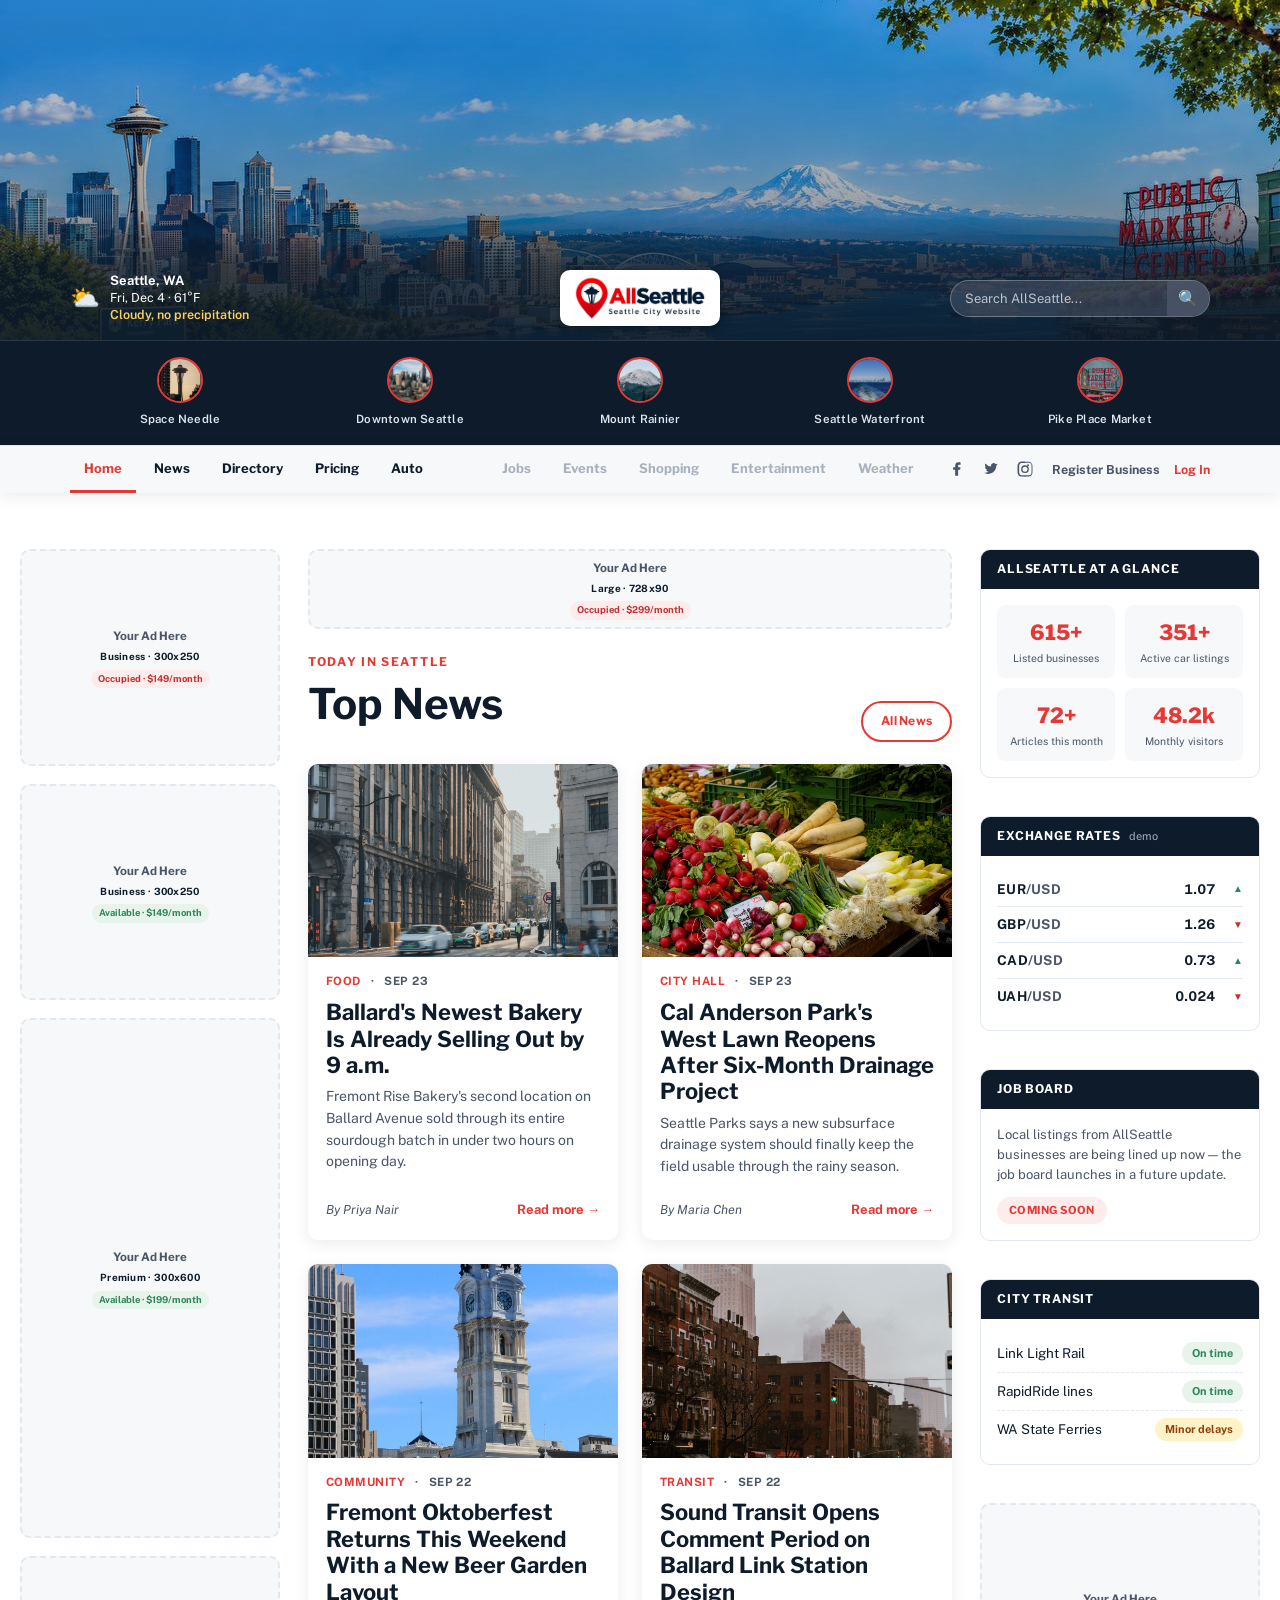
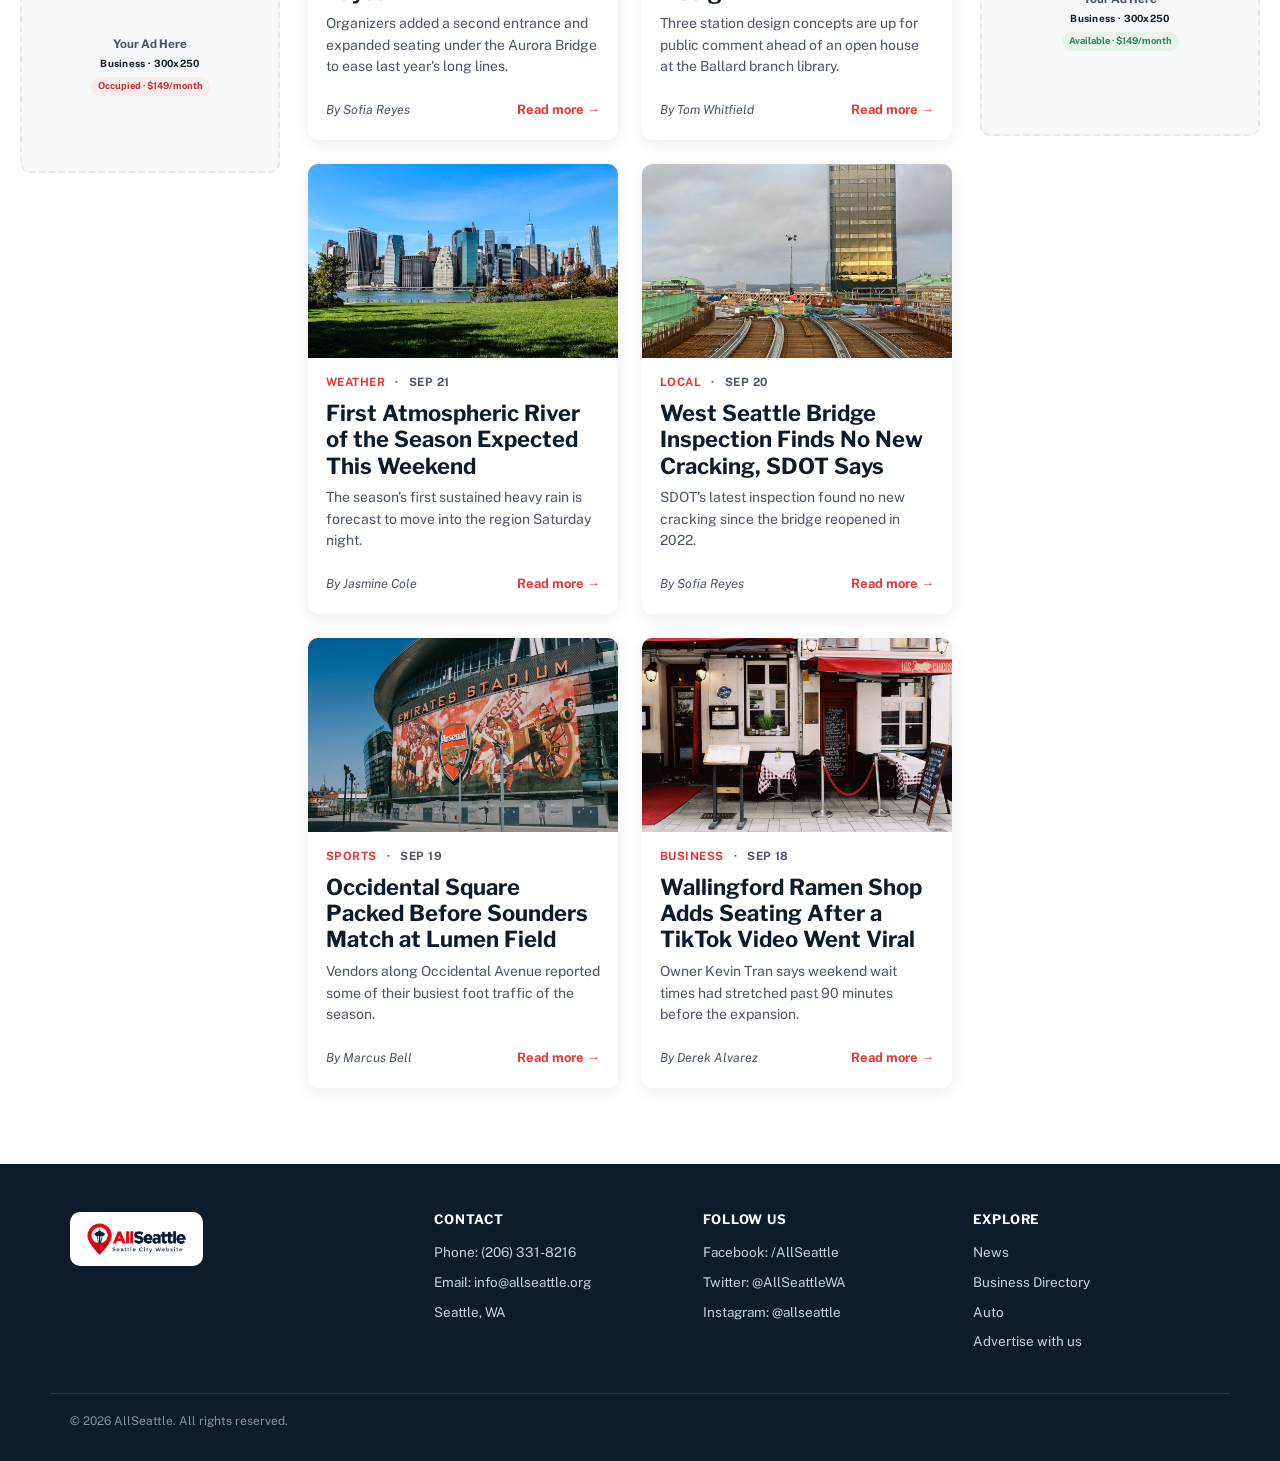
<file: index.html>
<!DOCTYPE html>
<html lang="en">
<head>
<meta charset="UTF-8">
<meta name="viewport" content="width=device-width, initial-scale=1.0">
<title>AllSeattle — Seattle News, Business Directory & Auto Classifieds</title>
<meta name="description" content="AllSeattle — the Seattle city portal for news, businesses, events and cars.">
<link rel="preconnect" href="https://fonts.googleapis.com">
<link rel="preconnect" href="https://fonts.gstatic.com" crossorigin>
<link href="https://fonts.googleapis.com/css2?family=Libre+Franklin:wght@400;600;700;800;900&family=Public+Sans:wght@400;500;600;700&family=Pacifico&display=swap" rel="stylesheet">
<link rel="icon" href="data:image/svg+xml,<svg xmlns=%22http://www.w3.org/2000/svg%22 viewBox=%220 0 64 80%22><path d=%22M32 2C15.98 2 4 14.4 4 30.2 4 50.4 32 78 32 78s28-27.6 28-47.8C60 14.4 48.02 2 32 2z%22 fill=%22%23E53935%22/></svg>">
<link rel="stylesheet" href="css/tokens.css">
<link rel="stylesheet" href="css/base.css">
<link rel="stylesheet" href="css/header.css">
<link rel="stylesheet" href="css/footer.css">
<link rel="stylesheet" href="css/components.css">
<link rel="stylesheet" href="css/pages/home.css">
</head>
<body data-page-type="home" data-page="home">

<div id="site-header"></div>

<main>
  <section class="section-tight">
    <div class="container home-layout">
      <aside class="home-sidebar home-sidebar-left">
        <div class="ad-desktop-slot" data-ad-slot="300x250" data-ad-slot-mobile="320x100" data-ad-seed="home-left-1"></div>
        <div class="ad-desktop-slot" data-ad-slot="300x250" data-ad-slot-mobile="320x100" data-ad-seed="home-left-2"></div>
        <div class="ad-desktop-slot" data-ad-slot="300x600" data-ad-slot-mobile="320x100" data-ad-seed="home-left-3"></div>
        <div class="ad-desktop-slot" data-ad-slot="300x250" data-ad-slot-mobile="320x100" data-ad-seed="home-left-4"></div>
      </aside>

      <div class="home-main">
        <div class="ad-slot-top" data-ad-slot="728x90" data-ad-slot-mobile="320x100" data-ad-seed="home-top"></div>
        <div class="section-head">
          <div>
            <span class="eyebrow">Today in Seattle</span>
            <h1>Top News</h1>
          </div>
          <a href="news.html" class="btn btn-outline btn-sm">All News</a>
        </div>
        <div class="grid news-grid" id="home-news-grid"></div>
      </div>

      <aside class="home-sidebar home-sidebar-right">
        <div class="widget" id="widget-stats">
          <h4>AllSeattle by the numbers</h4>
        </div>
        <div class="widget" id="widget-currency">
          <h4>Exchange rates</h4>
        </div>
        <div class="widget" id="widget-jobs">
          <h4>Job search</h4>
        </div>
        <div class="widget" id="widget-transit">
          <h4>Transit status</h4>
        </div>
        <div class="ad-desktop-slot" data-ad-slot="300x250" data-ad-slot-mobile="320x100" data-ad-seed="home-right-1"></div>
        <div class="mobile-footer-ads" id="mobile-footer-ads"></div>
      </aside>
    </div>
  </section>
</main>

<div id="site-footer"></div>

<script type="module" src="js/partials.js"></script>
<script type="module" src="js/banner-ads.js"></script>
<script type="module" src="js/pages/home.js"></script>
</body>
</html>
</file>
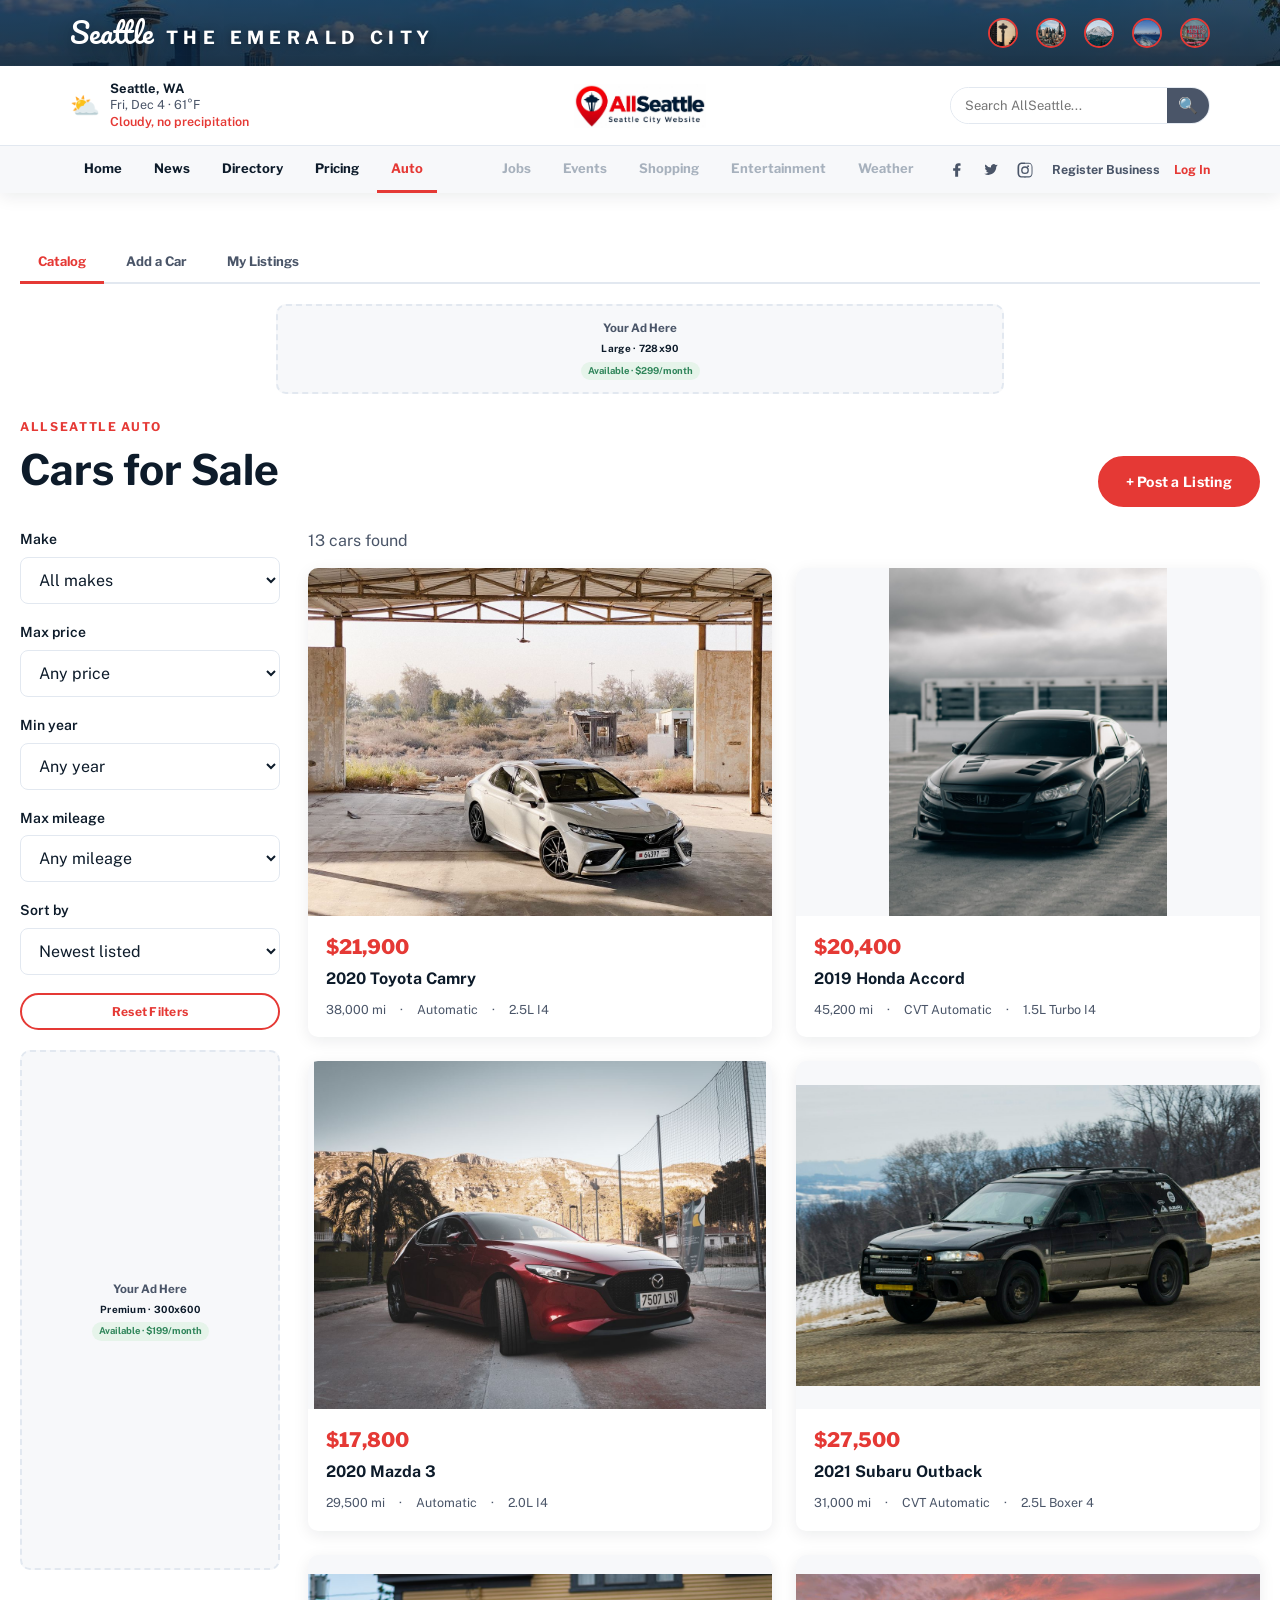
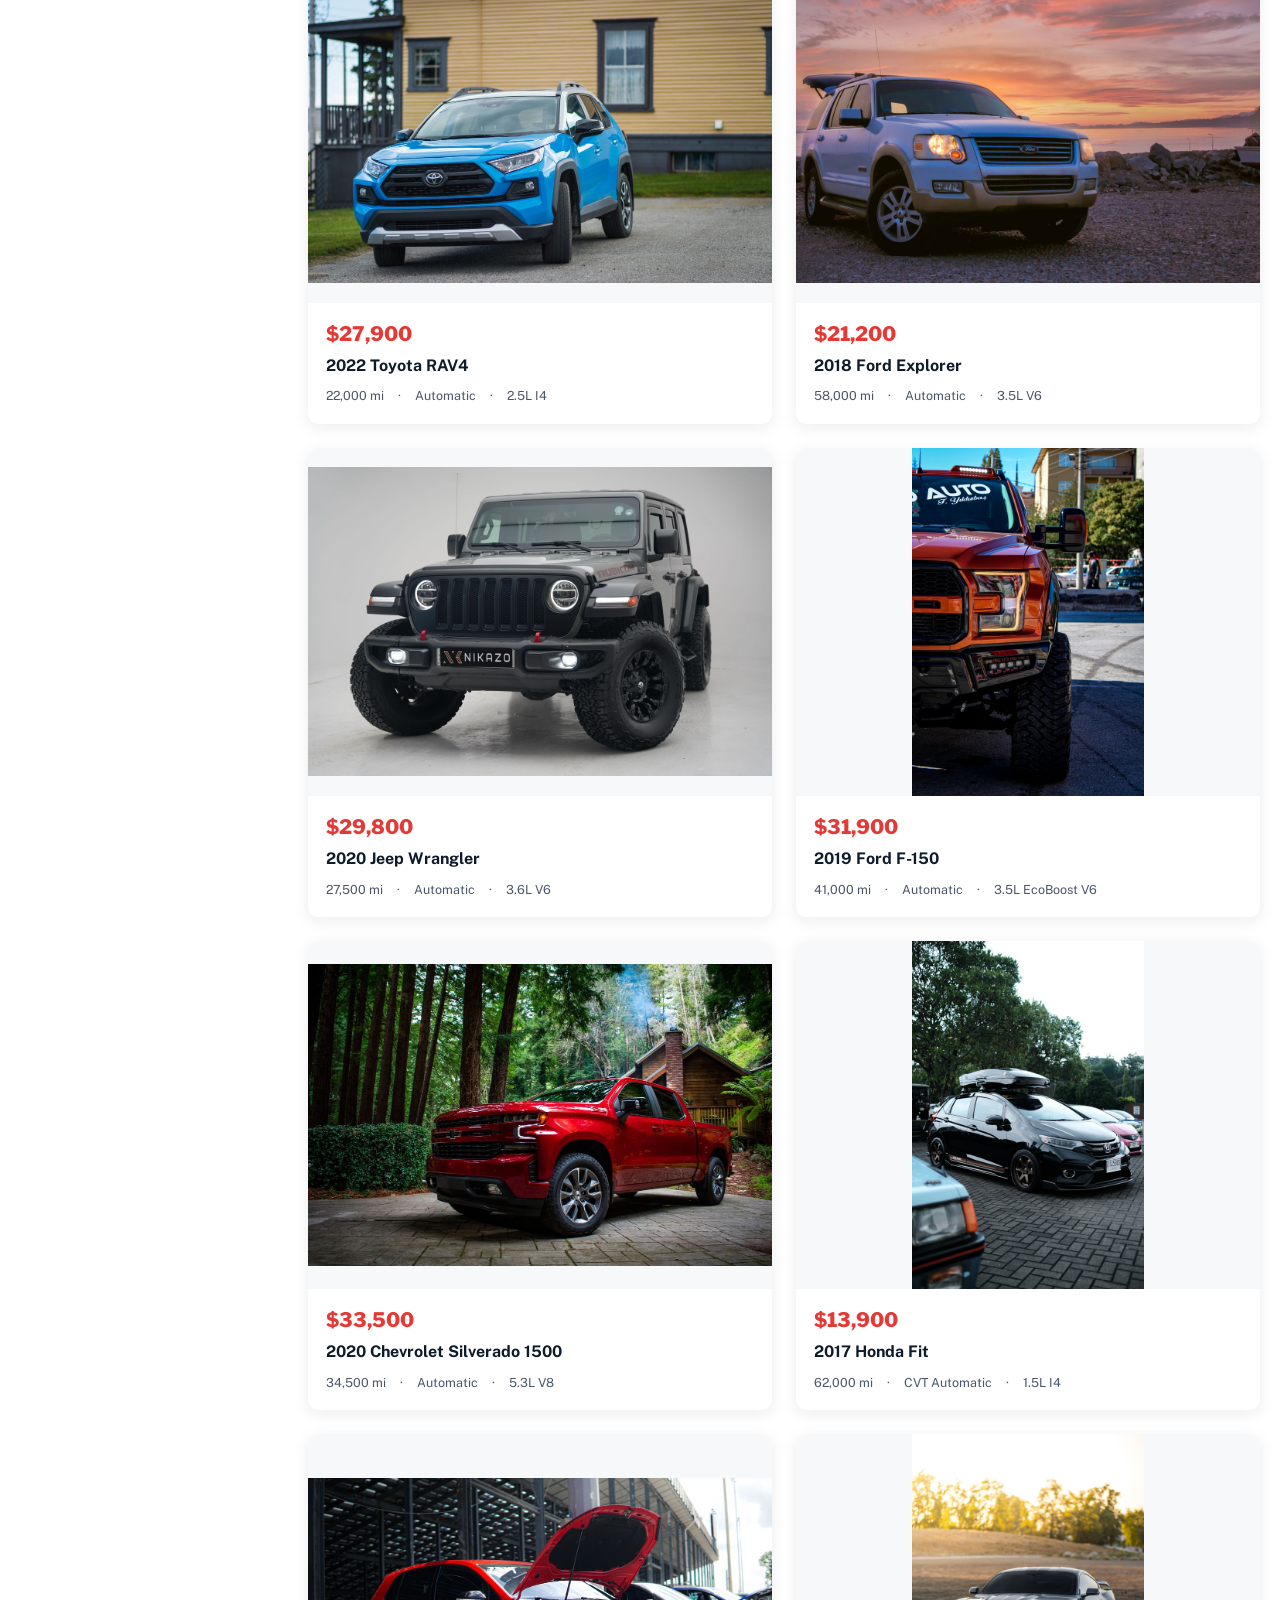
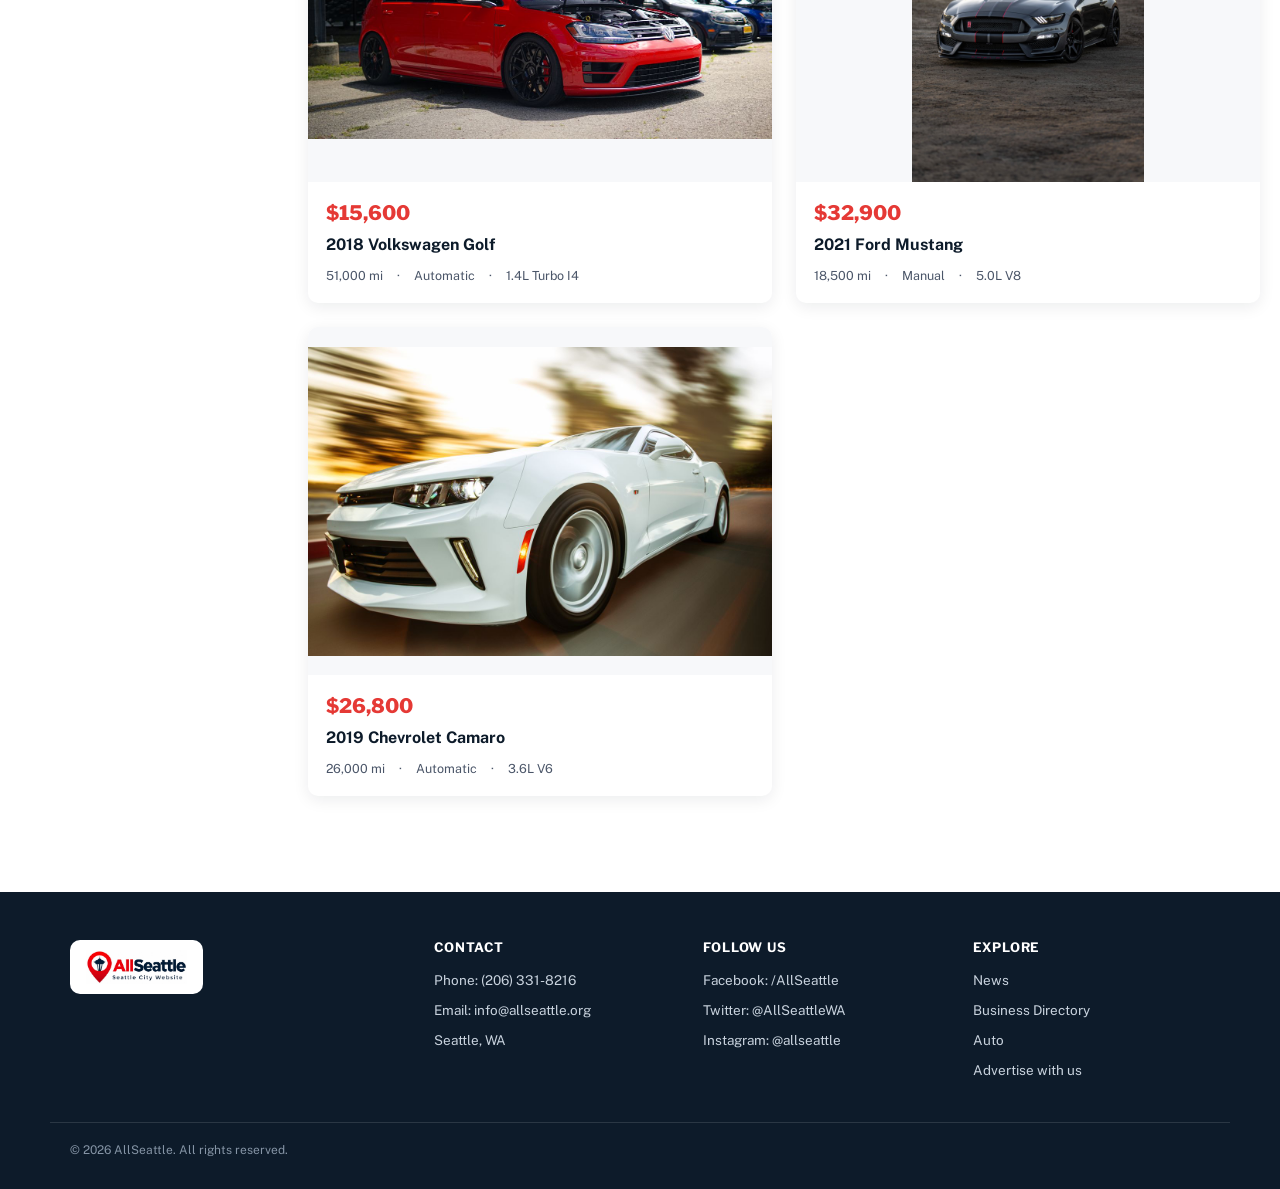
<file: auto/index.html>
<!DOCTYPE html>
<html lang="en">
<head>
<meta charset="UTF-8">
<meta name="viewport" content="width=device-width, initial-scale=1.0">
<title>Auto — Cars for Sale in Seattle — AllSeattle</title>
<meta name="description" content="Browse cars for sale in the Seattle area on AllSeattle Auto.">
<link rel="preconnect" href="https://fonts.googleapis.com">
<link rel="preconnect" href="https://fonts.gstatic.com" crossorigin>
<link href="https://fonts.googleapis.com/css2?family=Libre+Franklin:wght@400;600;700;800;900&family=Public+Sans:wght@400;500;600;700&family=Pacifico&display=swap" rel="stylesheet">
<link rel="stylesheet" href="../css/tokens.css">
<link rel="stylesheet" href="../css/base.css">
<link rel="stylesheet" href="../css/header.css">
<link rel="stylesheet" href="../css/footer.css">
<link rel="stylesheet" href="../css/components.css">
<link rel="stylesheet" href="../css/pages/auto.css">
</head>
<body data-page-type="inner" data-page="auto">

<div id="site-header"></div>

<main>
  <section class="section">
    <div class="container auto-container">
      <div class="auto-subnav">
        <a href="index.html" class="active">Catalog</a>
        <a href="add-listing.html">Add a Car</a>
        <a href="my-listings.html">My Listings</a>
      </div>

      <div data-ad-slot="728x90" data-ad-slot-mobile="320x100" data-ad-seed="auto-top" class="ad-slot-top"></div>

      <div class="section-head">
        <div>
          <span class="eyebrow">AllSeattle Auto</span>
          <h1>Cars for Sale</h1>
        </div>
        <a href="add-listing.html" class="btn">+ Post a Listing</a>
      </div>

      <div class="auto-layout">
        <aside class="auto-filters" id="auto-filters">
          <button class="auto-filters-toggle" id="auto-filters-toggle" type="button">Filters &amp; Sort</button>
          <div class="auto-filters-body" id="auto-filters-body">
            <div class="field">
              <label for="f-make">Make</label>
              <select id="f-make"><option value="">All makes</option></select>
            </div>
            <div class="field">
              <label for="f-price">Max price</label>
              <select id="f-price">
                <option value="">Any price</option>
                <option value="15000">Under $15,000</option>
                <option value="20000">Under $20,000</option>
                <option value="25000">Under $25,000</option>
                <option value="30000">Under $30,000</option>
                <option value="999999">Any</option>
              </select>
            </div>
            <div class="field">
              <label for="f-year">Min year</label>
              <select id="f-year">
                <option value="">Any year</option>
                <option value="2022">2022+</option>
                <option value="2020">2020+</option>
                <option value="2018">2018+</option>
              </select>
            </div>
            <div class="field">
              <label for="f-mileage">Max mileage</label>
              <select id="f-mileage">
                <option value="">Any mileage</option>
                <option value="25000">Under 25,000</option>
                <option value="40000">Under 40,000</option>
                <option value="60000">Under 60,000</option>
              </select>
            </div>
            <div class="field">
              <label for="f-sort">Sort by</label>
              <select id="f-sort">
                <option value="default">Newest listed</option>
                <option value="price-asc">Price: Low to High</option>
                <option value="price-desc">Price: High to Low</option>
                <option value="year-desc">Year: Newest first</option>
                <option value="mileage-asc">Mileage: Lowest first</option>
              </select>
            </div>
            <button class="btn btn-outline btn-sm btn-block" id="f-reset" type="button">Reset Filters</button>
            <div class="ad-desktop-slot" data-ad-slot="300x600" data-ad-slot-mobile="320x100" data-ad-seed="auto-filter-ad" style="margin-top:20px;"></div>
          </div>
        </aside>

        <div class="auto-results">
          <p class="muted" id="auto-results-count" style="margin-bottom:14px;"></p>
          <div class="grid car-grid" id="car-grid"></div>
        </div>
      </div>
    </div>
  </section>
</main>

<div id="site-footer"></div>

<script type="module" src="../js/partials.js"></script>
<script type="module" src="../js/banner-ads.js"></script>
<script type="module" src="../js/pages/auto-catalog.js"></script>
</body>
</html>
</file>
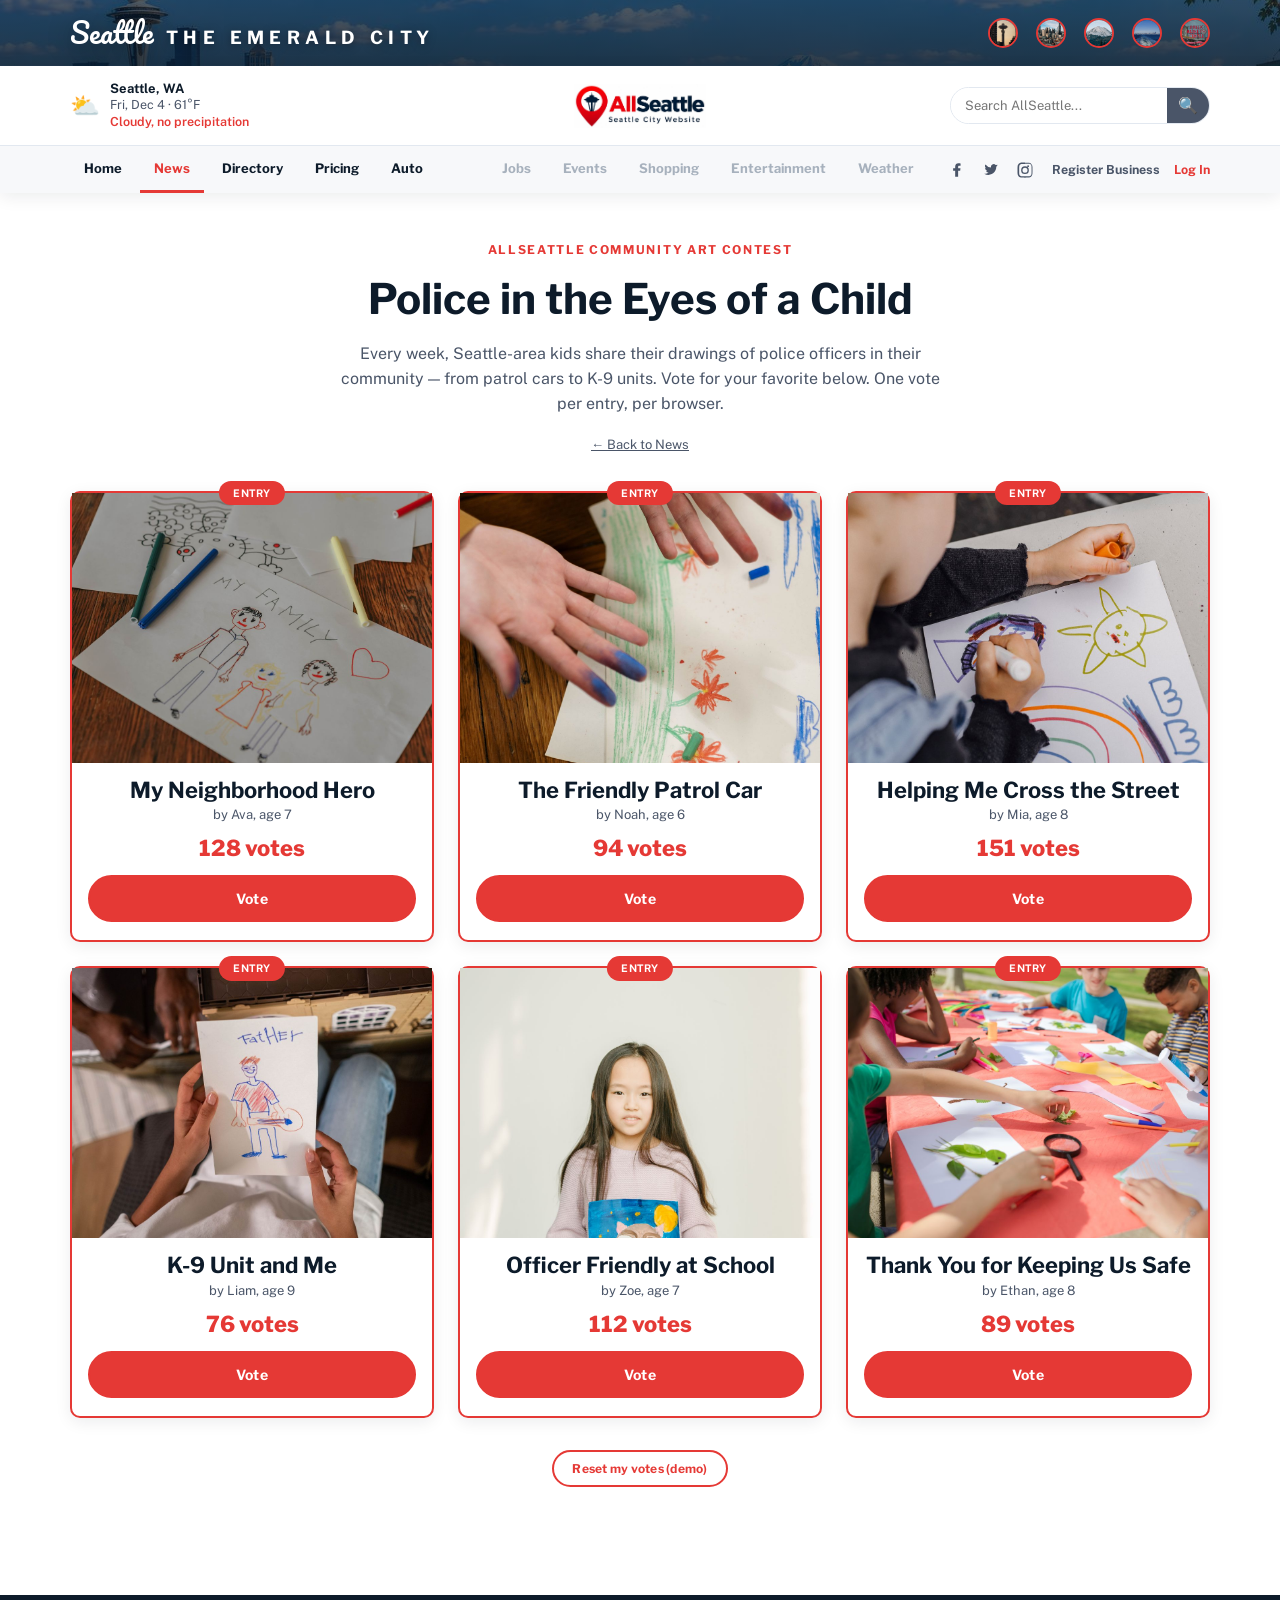
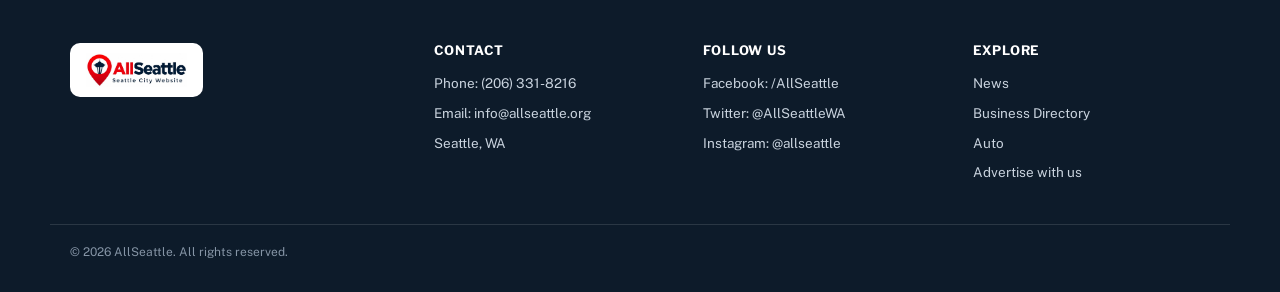
<file: contest.html>
<!DOCTYPE html>
<html lang="en">
<head>
<meta charset="UTF-8">
<meta name="viewport" content="width=device-width, initial-scale=1.0">
<title>Contest: Police in the Eyes of a Child — AllSeattle</title>
<meta name="description" content="Vote for your favorite entry in the AllSeattle community art contest.">
<link rel="preconnect" href="https://fonts.googleapis.com">
<link rel="preconnect" href="https://fonts.gstatic.com" crossorigin>
<link href="https://fonts.googleapis.com/css2?family=Libre+Franklin:wght@400;600;700;800;900&family=Public+Sans:wght@400;500;600;700&family=Pacifico&display=swap" rel="stylesheet">
<link rel="stylesheet" href="css/tokens.css">
<link rel="stylesheet" href="css/base.css">
<link rel="stylesheet" href="css/header.css">
<link rel="stylesheet" href="css/footer.css">
<link rel="stylesheet" href="css/components.css">
<link rel="stylesheet" href="css/pages/contest.css">
</head>
<body data-page-type="inner" data-page="news">

<div id="site-header"></div>

<main>
  <section class="section">
    <div class="container">
      <div class="contest-hero">
        <span class="eyebrow">AllSeattle Community Art Contest</span>
        <h1>Police in the Eyes of a Child</h1>
        <p class="muted" style="max-width:620px;">Every week, Seattle-area kids share their drawings of police officers in their community — from patrol cars to K-9 units. Vote for your favorite below. One vote per entry, per browser.</p>
        <a href="news.html" class="muted" style="font-size:13px;text-decoration:underline;">&larr; Back to News</a>
      </div>

      <div class="grid contest-grid" id="contest-grid"></div>

      <p class="text-center" style="margin-top:32px;">
        <button class="btn btn-outline btn-sm" id="reset-votes-btn" type="button">Reset my votes (demo)</button>
      </p>
    </div>
  </section>
</main>

<div id="site-footer"></div>

<script type="module" src="js/partials.js"></script>
<script type="module" src="js/pages/contest.js"></script>
</body>
</html>
</file>
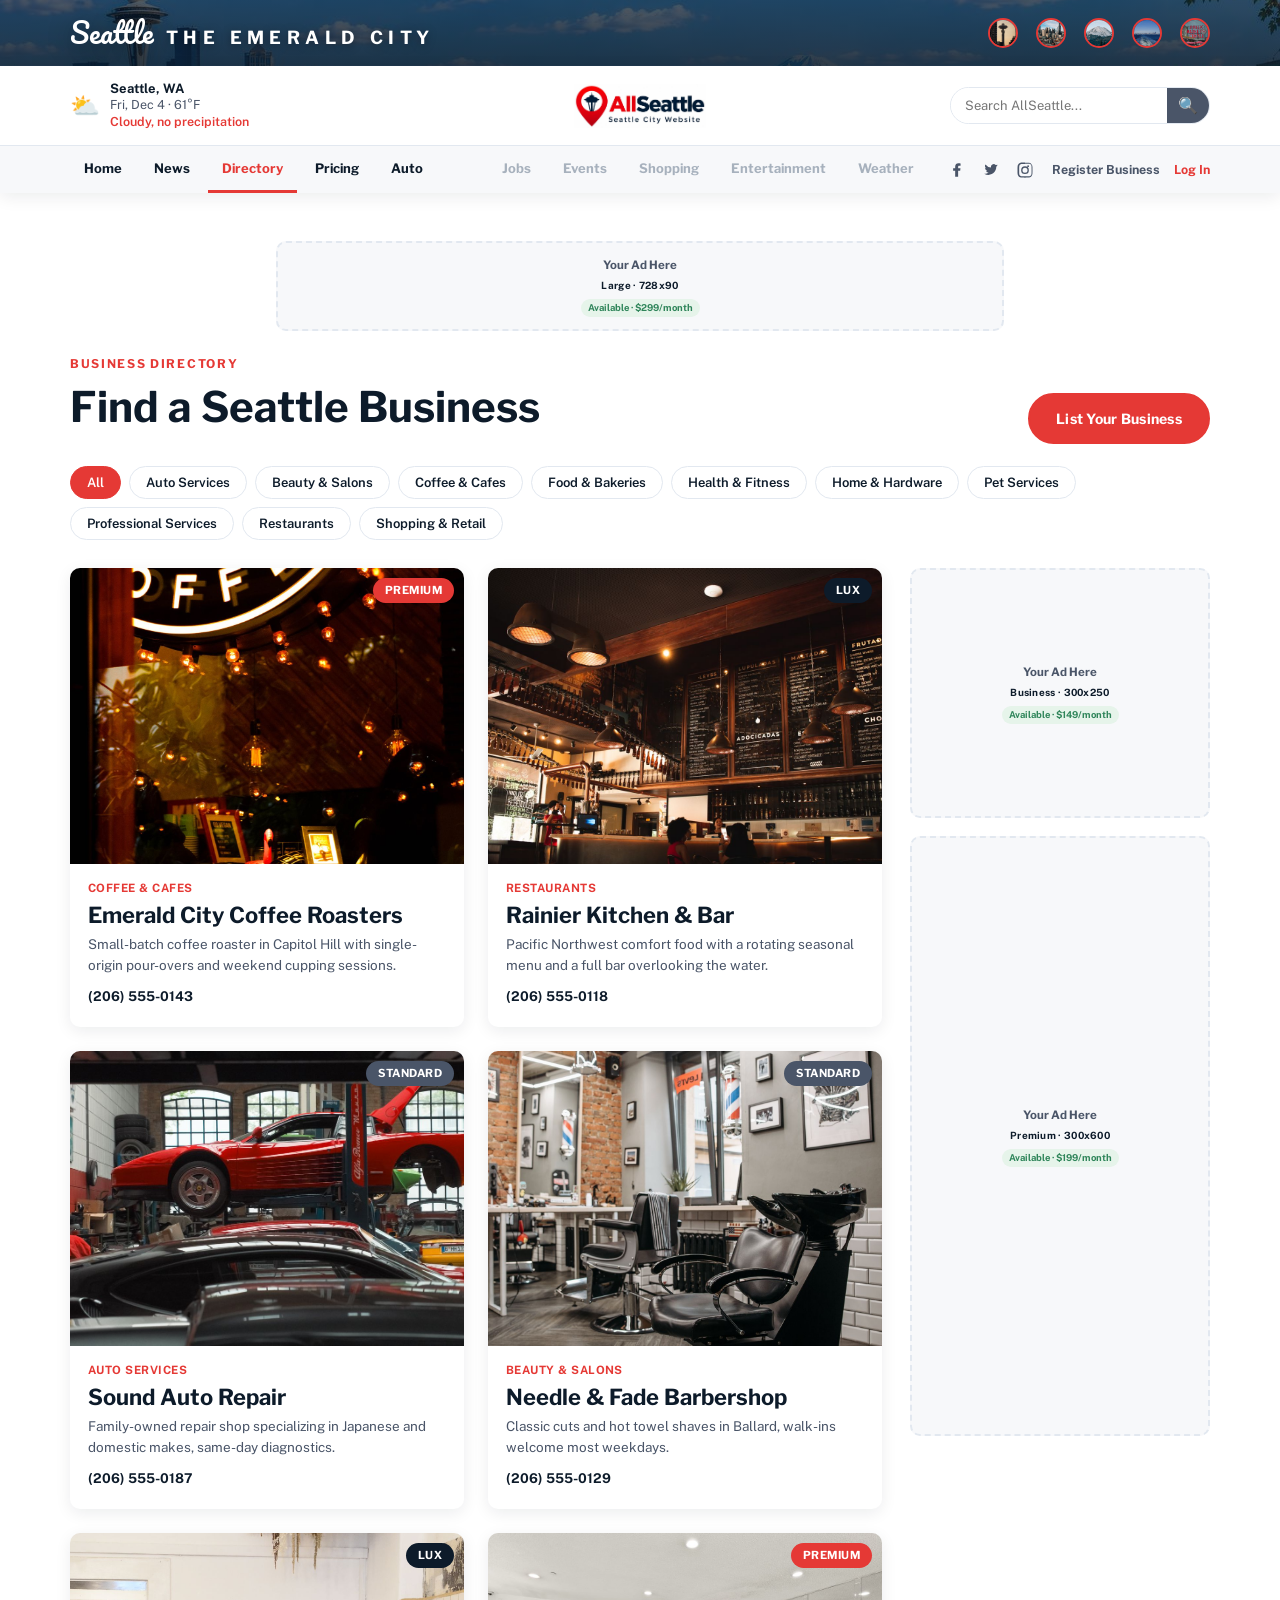
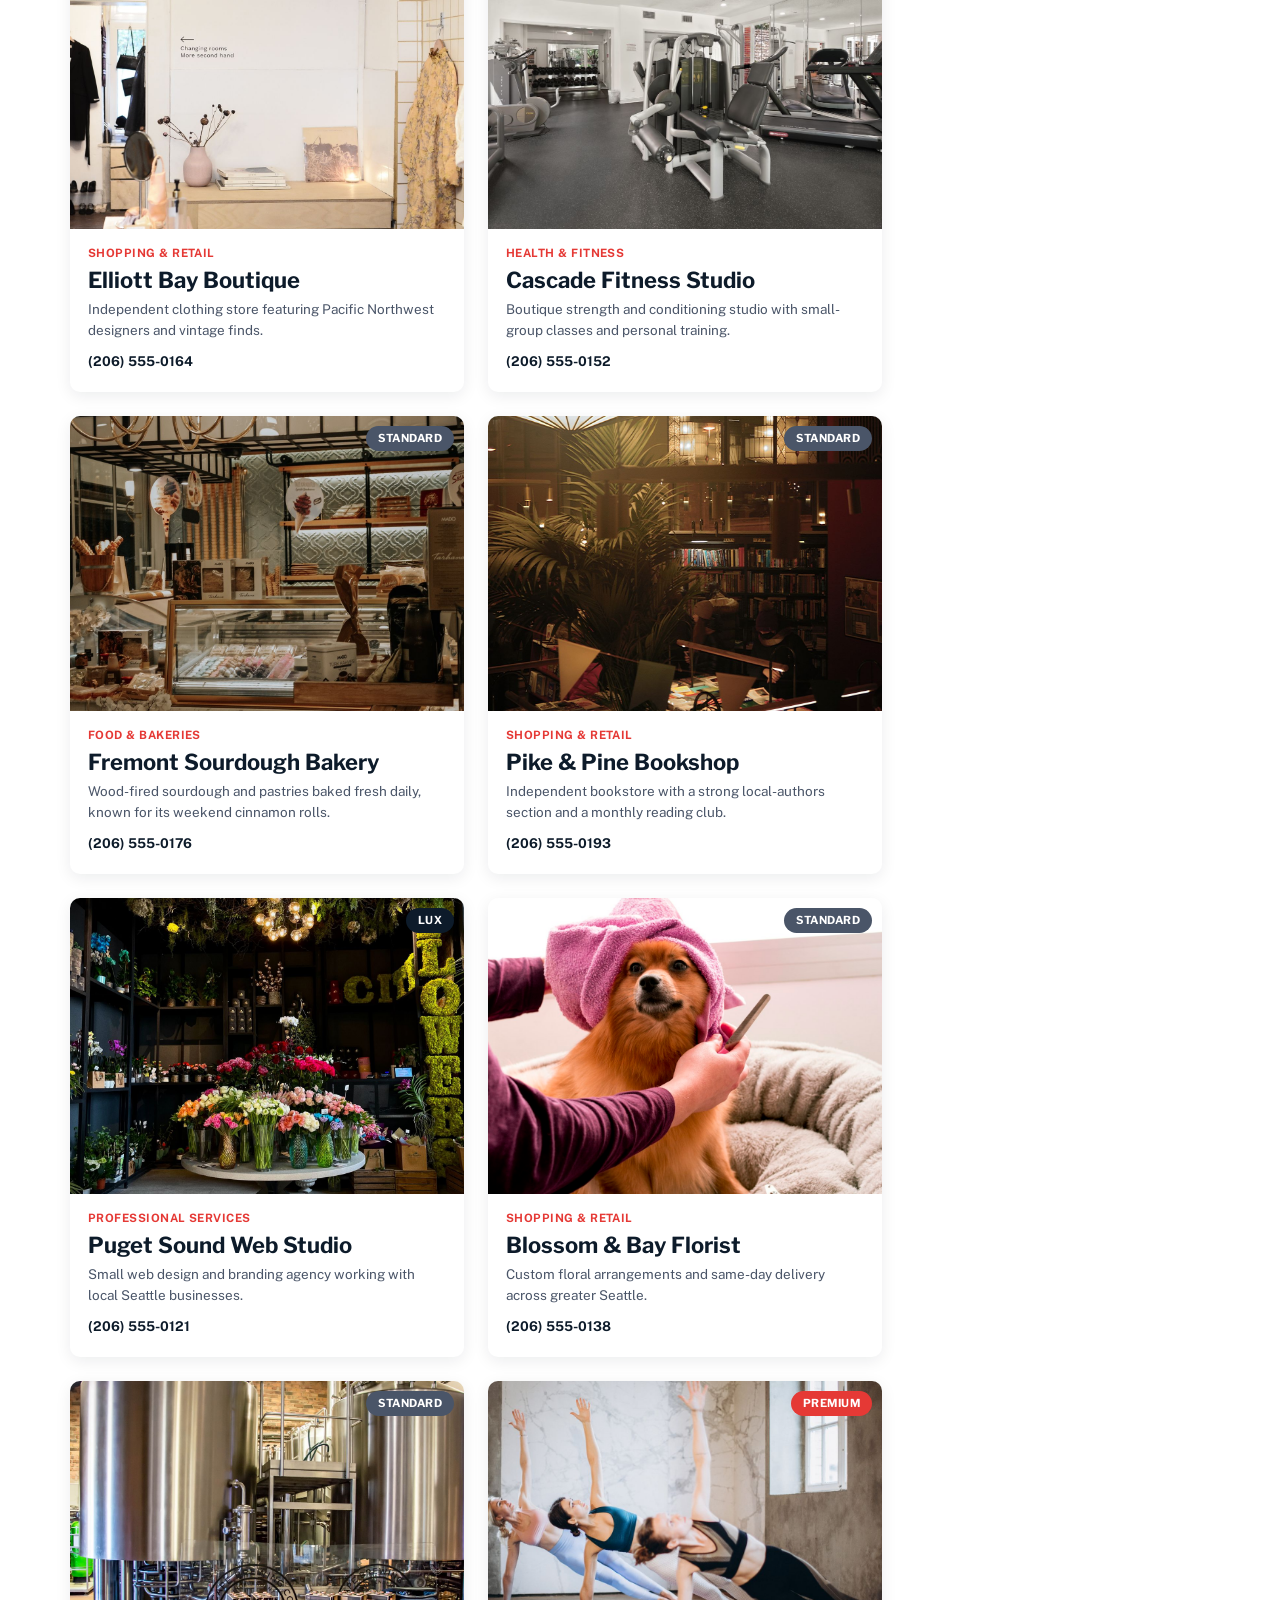
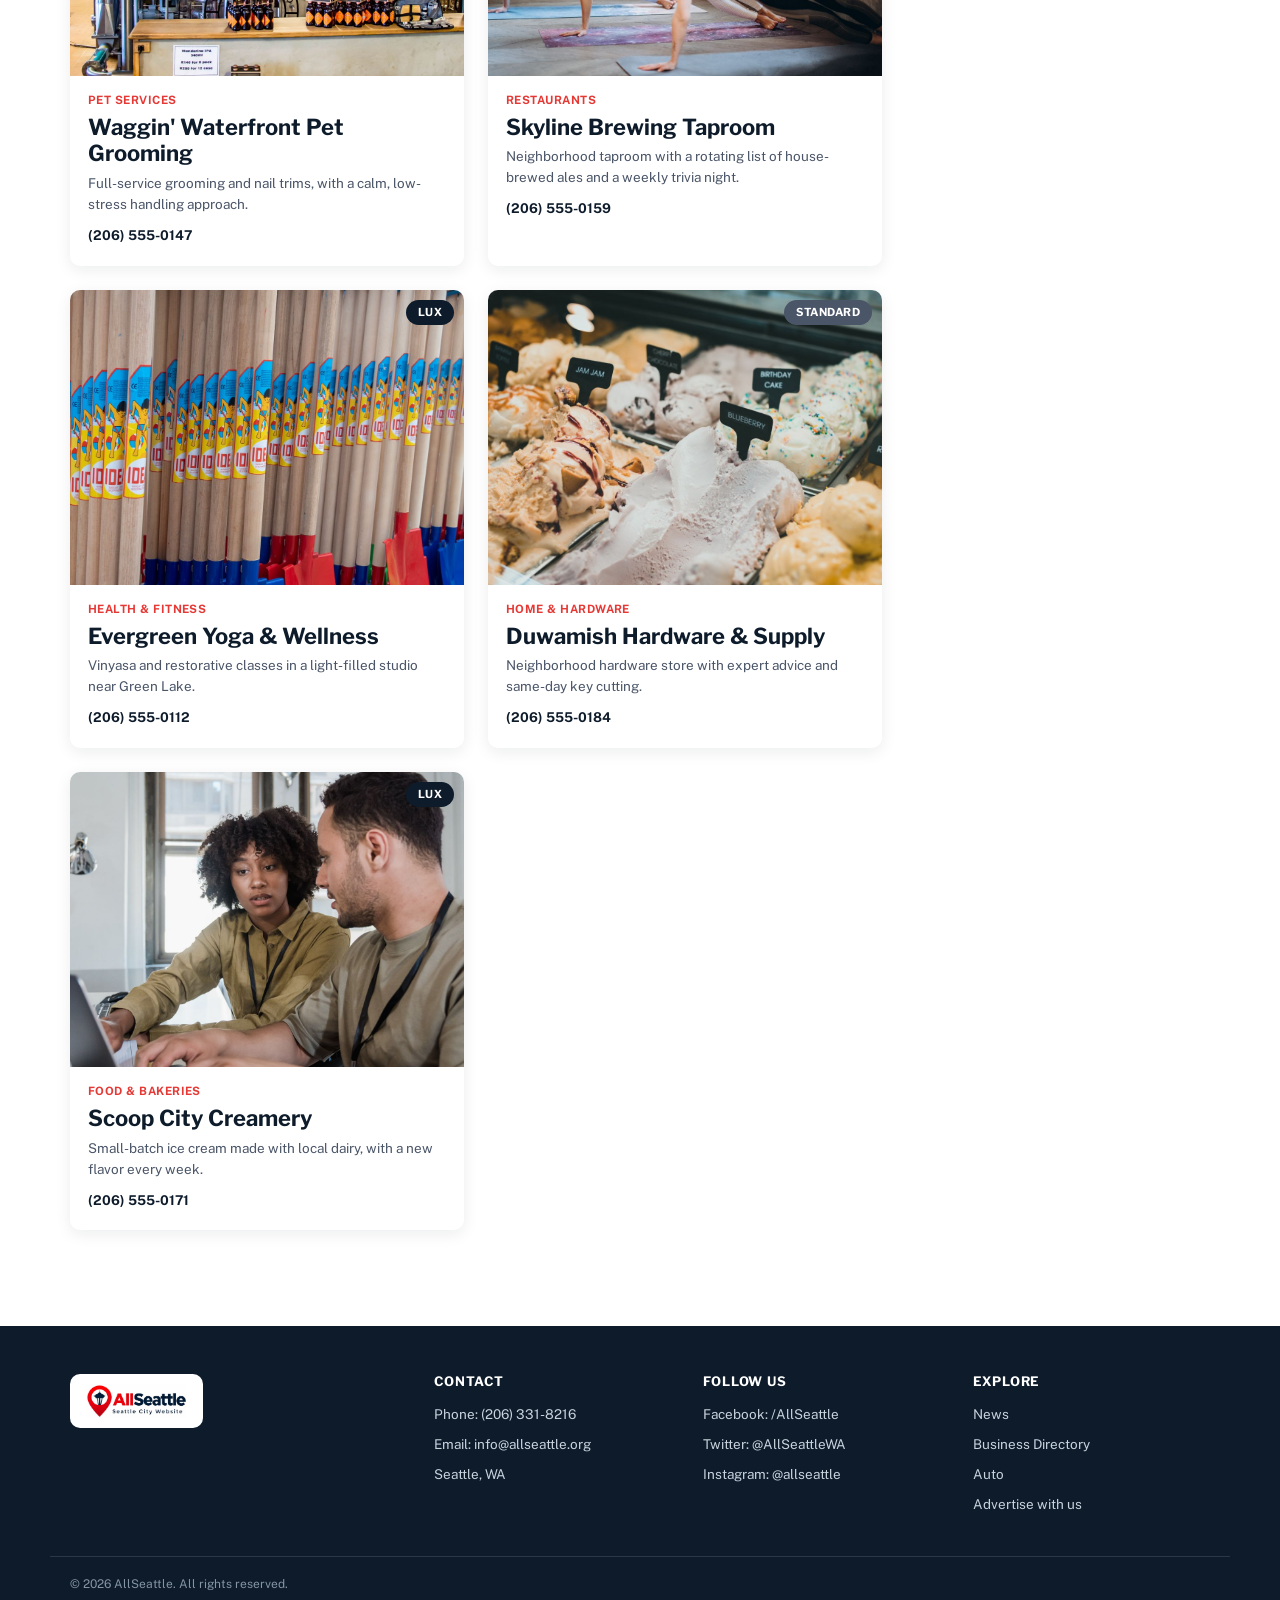
<file: directory.html>
<!DOCTYPE html>
<html lang="en">
<head>
<meta charset="UTF-8">
<meta name="viewport" content="width=device-width, initial-scale=1.0">
<title>Business Directory — AllSeattle</title>
<meta name="description" content="Browse Seattle businesses by category on AllSeattle.">
<link rel="preconnect" href="https://fonts.googleapis.com">
<link rel="preconnect" href="https://fonts.gstatic.com" crossorigin>
<link href="https://fonts.googleapis.com/css2?family=Libre+Franklin:wght@400;600;700;800;900&family=Public+Sans:wght@400;500;600;700&family=Pacifico&display=swap" rel="stylesheet">
<link rel="stylesheet" href="css/tokens.css">
<link rel="stylesheet" href="css/base.css">
<link rel="stylesheet" href="css/header.css">
<link rel="stylesheet" href="css/footer.css">
<link rel="stylesheet" href="css/components.css">
<link rel="stylesheet" href="css/pages/directory.css">
</head>
<body data-page-type="inner" data-page="directory">

<div id="site-header"></div>

<main>
  <section class="section">
    <div class="container">
      <div data-ad-slot="728x90" data-ad-slot-mobile="320x100" data-ad-seed="directory-top" class="ad-slot-top"></div>

      <div class="section-head">
        <div>
          <span class="eyebrow">Business Directory</span>
          <h1>Find a Seattle Business</h1>
        </div>
        <a href="pricing.html" class="btn">List Your Business</a>
      </div>

      <div class="category-filter" id="category-filter"></div>

      <div class="directory-layout">
        <div class="grid biz-grid" id="biz-grid"></div>
        <aside class="directory-sidebar">
          <div class="ad-desktop-slot" data-ad-slot="300x250" data-ad-slot-mobile="320x100" data-ad-seed="directory-side-1"></div>
          <div class="ad-desktop-slot" data-ad-slot="300x600" data-ad-slot-mobile="320x100" data-ad-seed="directory-side-2"></div>
        </aside>
      </div>

      <div class="mobile-footer-ads" id="mobile-footer-ads"></div>
    </div>
  </section>
</main>

<div id="site-footer"></div>

<script type="module" src="js/partials.js"></script>
<script type="module" src="js/banner-ads.js"></script>
<script type="module" src="js/pages/directory.js"></script>
</body>
</html>
</file>
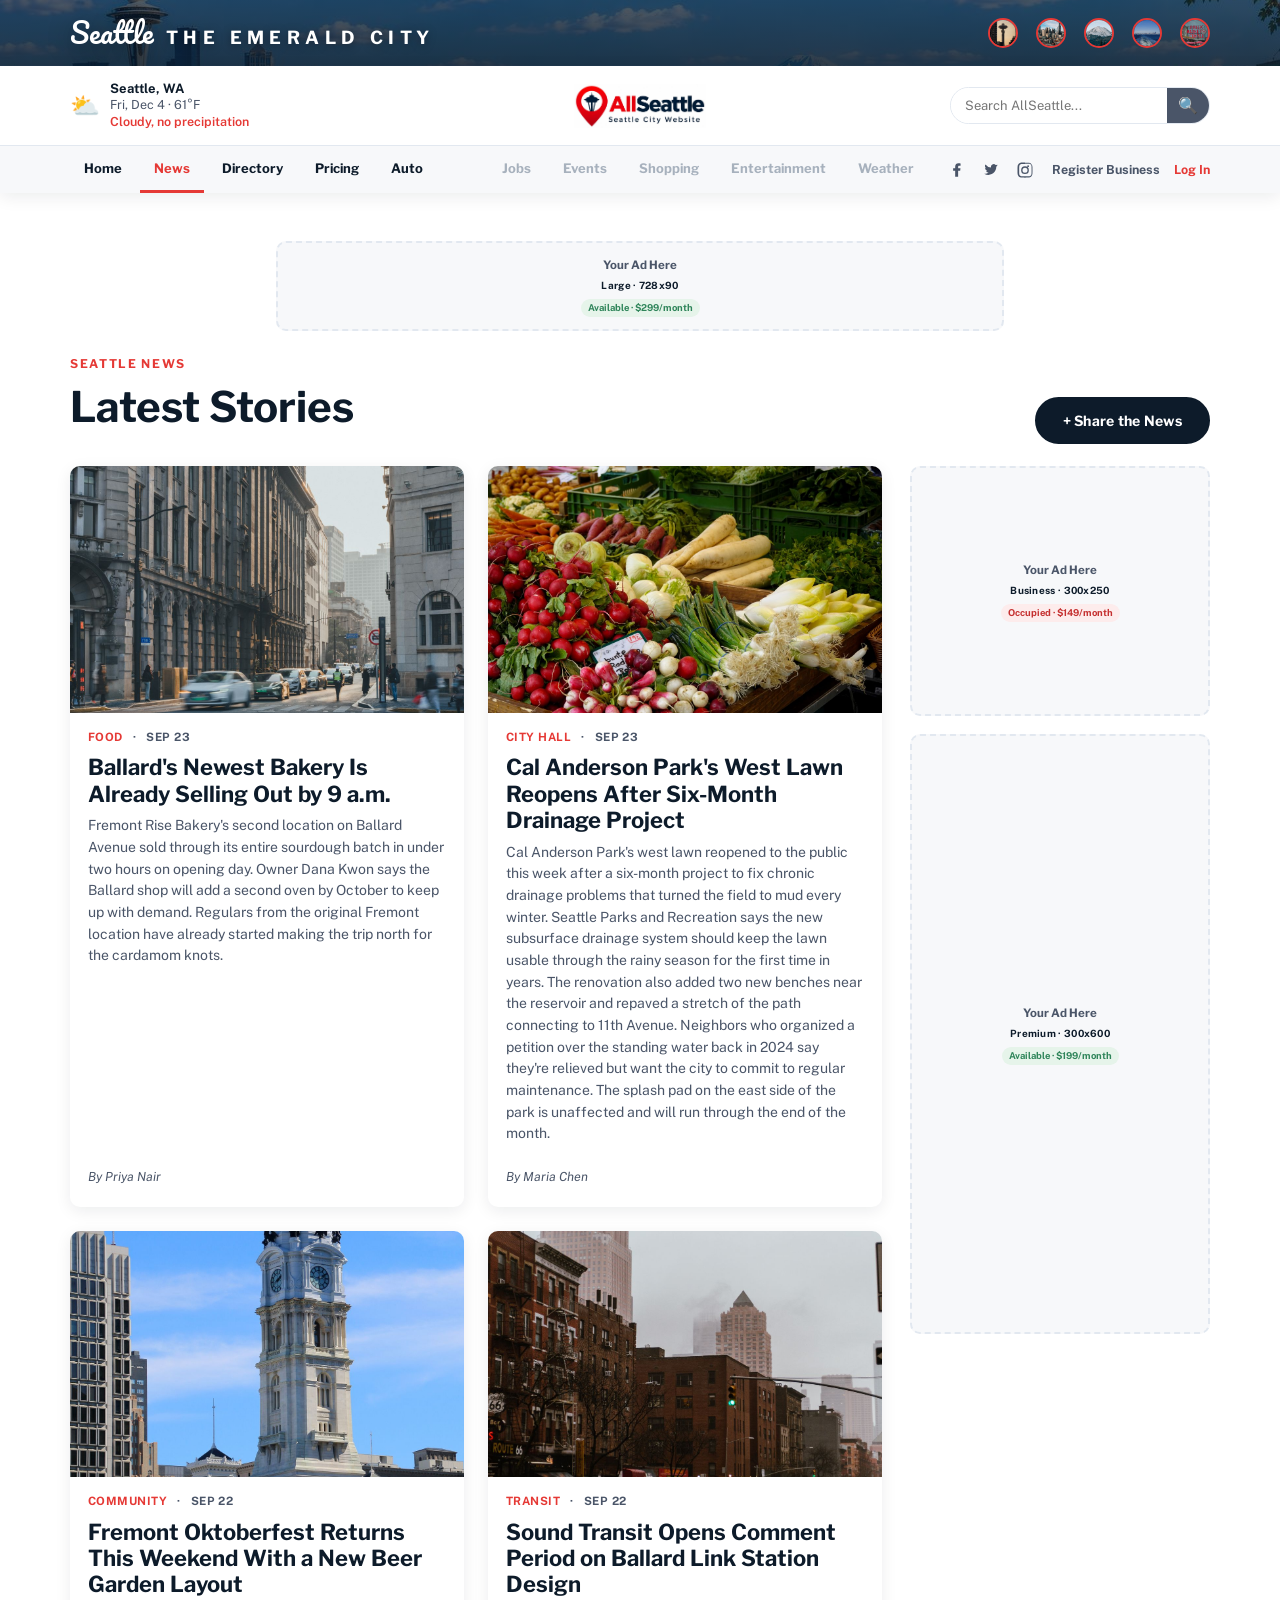
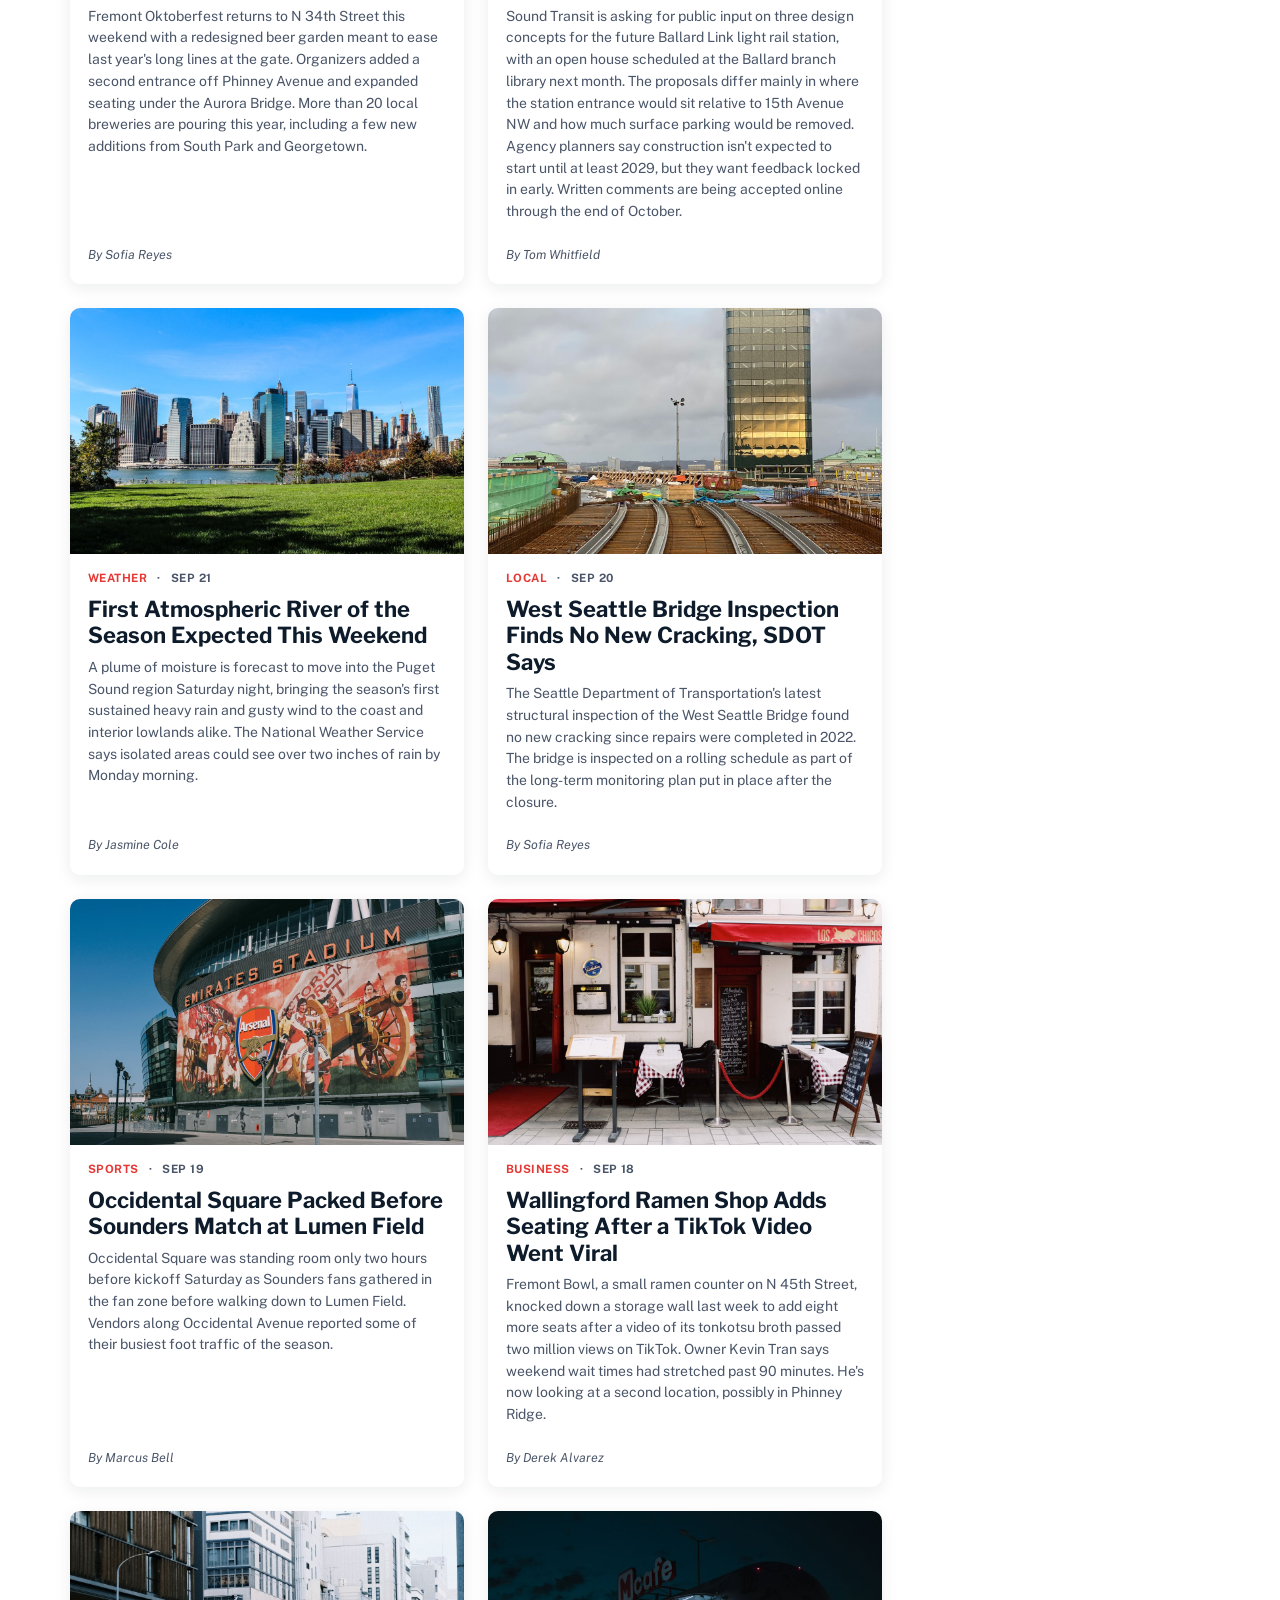
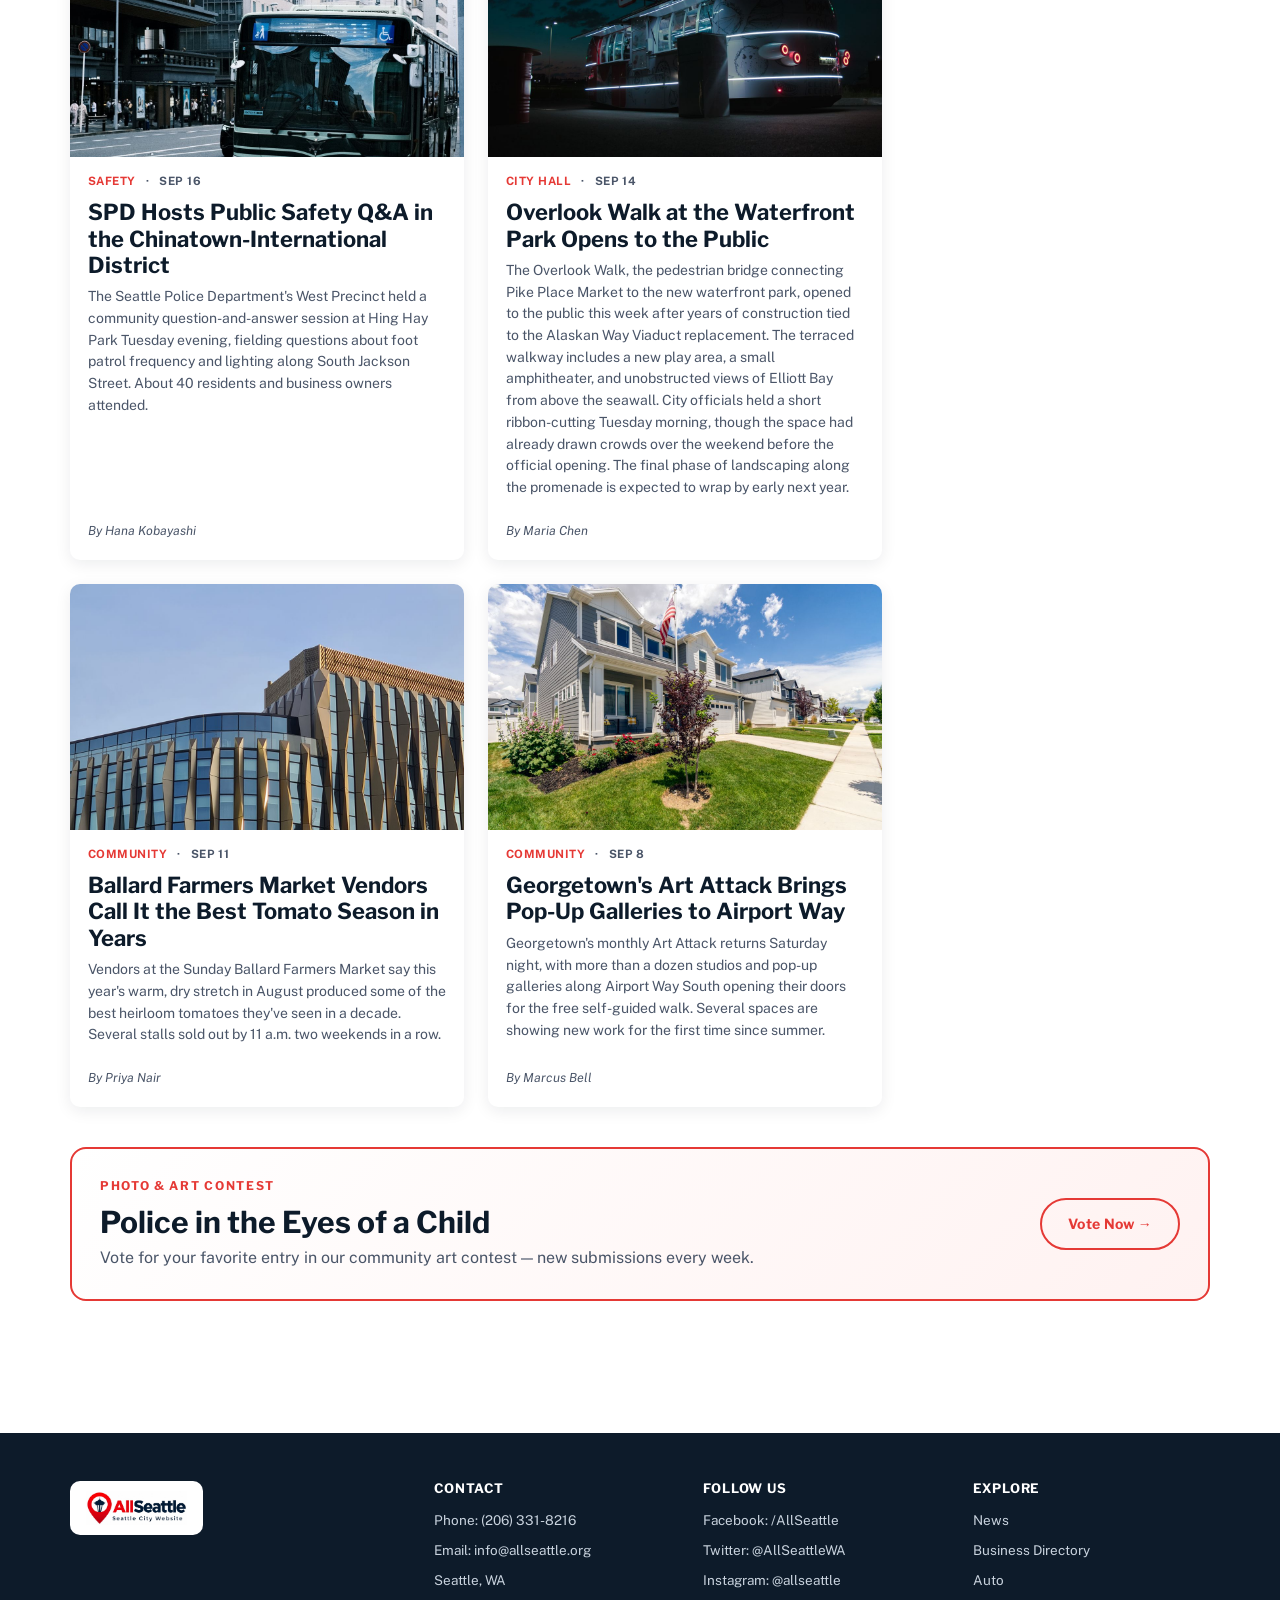
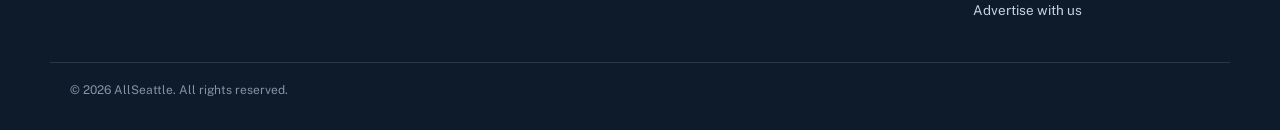
<file: news.html>
<!DOCTYPE html>
<html lang="en">
<head>
<meta charset="UTF-8">
<meta name="viewport" content="width=device-width, initial-scale=1.0">
<title>News — AllSeattle</title>
<meta name="description" content="Local Seattle news, submitted by AllSeattle readers and staff.">
<link rel="preconnect" href="https://fonts.googleapis.com">
<link rel="preconnect" href="https://fonts.gstatic.com" crossorigin>
<link href="https://fonts.googleapis.com/css2?family=Libre+Franklin:wght@400;600;700;800;900&family=Public+Sans:wght@400;500;600;700&family=Pacifico&display=swap" rel="stylesheet">
<link rel="stylesheet" href="css/tokens.css">
<link rel="stylesheet" href="css/base.css">
<link rel="stylesheet" href="css/header.css">
<link rel="stylesheet" href="css/footer.css">
<link rel="stylesheet" href="css/components.css">
<link rel="stylesheet" href="css/pages/news.css">
</head>
<body data-page-type="inner" data-page="news">

<div id="site-header"></div>

<main>
  <section class="section">
    <div class="container">
      <div data-ad-slot="728x90" data-ad-slot-mobile="320x100" data-ad-seed="news-top" class="ad-slot-top"></div>

      <div class="section-head">
        <div>
          <span class="eyebrow">Seattle News</span>
          <h1>Latest Stories</h1>
        </div>
        <button class="btn btn-navy" id="share-news-btn" type="button">+ Share the News</button>
      </div>

      <div class="news-layout">
        <div>
          <div class="grid news-grid" id="news-grid-all"></div>
        </div>
        <aside class="news-sidebar">
          <div class="ad-desktop-slot" data-ad-slot="300x250" data-ad-slot-mobile="320x100" data-ad-seed="news-side-1"></div>
          <div class="ad-desktop-slot" data-ad-slot="300x600" data-ad-slot-mobile="320x100" data-ad-seed="news-side-2"></div>
        </aside>
      </div>

      <div class="mobile-footer-ads" id="mobile-footer-ads"></div>

      <a href="contest.html" class="contest-teaser" id="contest-teaser">
        <div>
          <span class="eyebrow">Photo &amp; Art Contest</span>
          <h2 style="margin-bottom:6px;">Police in the Eyes of a Child</h2>
          <p class="muted" style="margin-bottom:0;">Vote for your favorite entry in our community art contest — new submissions every week.</p>
        </div>
        <span class="btn btn-outline">Vote Now &rarr;</span>
      </a>
    </div>
  </section>
</main>

<!-- Share the news modal -->
<div class="modal-overlay hidden" id="share-news-overlay">
  <div class="modal" role="dialog" aria-modal="true" aria-labelledby="share-news-title">
    <button class="modal-close" id="share-news-close" aria-label="Close">&times;</button>
    <div id="share-news-content">
      <h2 id="share-news-title">Share the News</h2>
      <p class="form-note">See something happening around Seattle? Let us know — accidents, local events, anything newsworthy.</p>
      <form id="share-news-form" novalidate>
        <div class="field" data-field="title">
          <label for="sn-title">Headline</label>
          <input type="text" id="sn-title" name="title" placeholder="What happened?">
          <span class="field-error"></span>
        </div>
        <div class="field" data-field="text">
          <label for="sn-text">Details</label>
          <textarea id="sn-text" name="text" placeholder="Tell us what you saw..."></textarea>
          <span class="field-error"></span>
        </div>
        <div class="field" data-field="photo">
          <label for="sn-photo">Photo (optional)</label>
          <input type="file" id="sn-photo" name="photo" accept="image/*">
          <div class="photo-preview-row" id="sn-photo-preview"></div>
          <span class="field-error"></span>
        </div>
        <div class="field" data-field="contact">
          <label for="sn-contact">Your contact (email or phone)</label>
          <input type="text" id="sn-contact" name="contact" placeholder="So we can follow up if needed">
          <span class="field-error"></span>
        </div>
        <button type="submit" class="btn btn-lg btn-block">Submit Story</button>
      </form>
    </div>
  </div>
</div>

<div id="site-footer"></div>

<script type="module" src="js/partials.js"></script>
<script type="module" src="js/banner-ads.js"></script>
<script type="module" src="js/pages/news.js"></script>
</body>
</html>
</file>
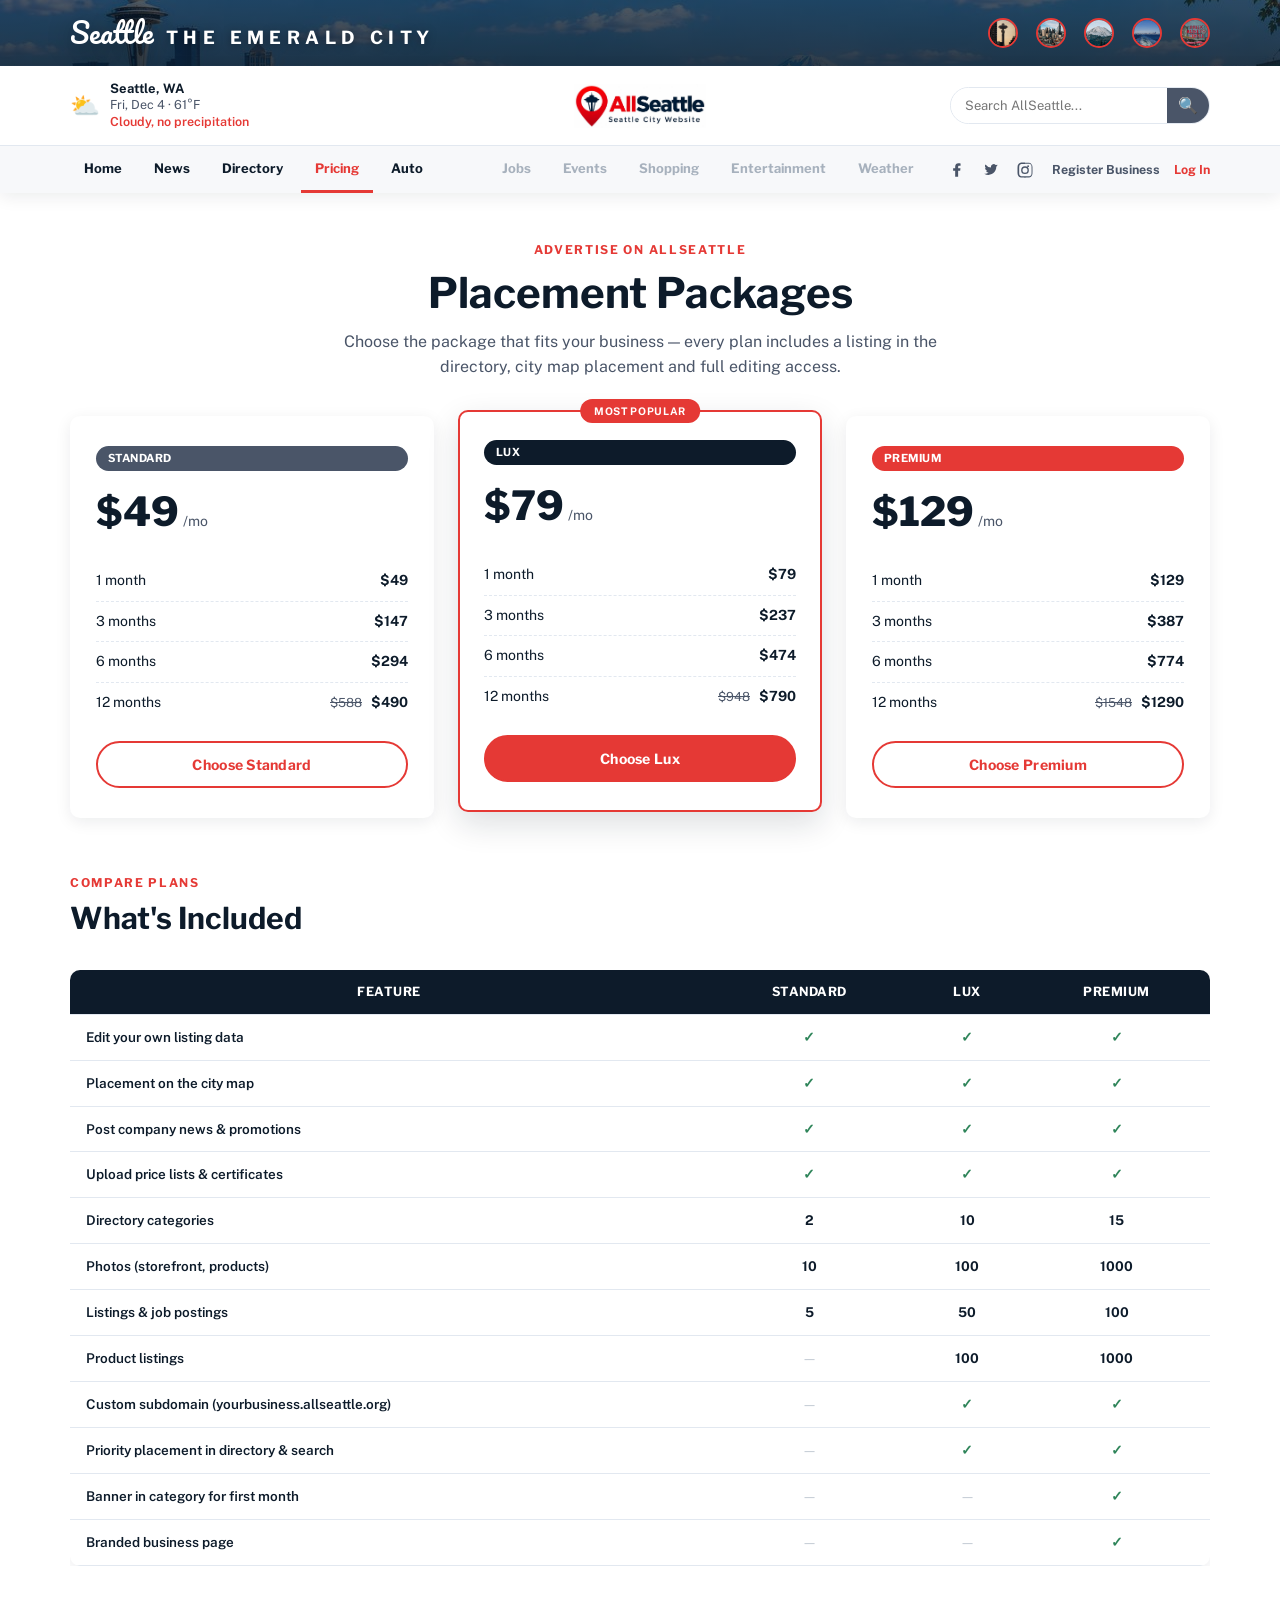
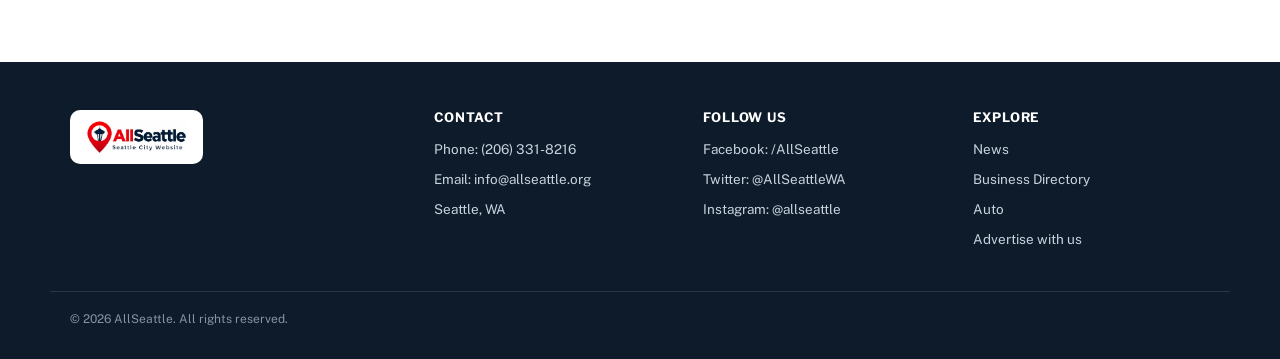
<file: pricing.html>
<!DOCTYPE html>
<html lang="en">
<head>
<meta charset="UTF-8">
<meta name="viewport" content="width=device-width, initial-scale=1.0">
<title>Pricing & Advertising Packages — AllSeattle</title>
<meta name="description" content="AllSeattle advertising packages: Standard, Lux and Premium — pricing and features.">
<link rel="preconnect" href="https://fonts.googleapis.com">
<link rel="preconnect" href="https://fonts.gstatic.com" crossorigin>
<link href="https://fonts.googleapis.com/css2?family=Libre+Franklin:wght@400;600;700;800;900&family=Public+Sans:wght@400;500;600;700&family=Pacifico&display=swap" rel="stylesheet">
<link rel="stylesheet" href="css/tokens.css">
<link rel="stylesheet" href="css/base.css">
<link rel="stylesheet" href="css/header.css">
<link rel="stylesheet" href="css/footer.css">
<link rel="stylesheet" href="css/components.css">
<link rel="stylesheet" href="css/pages/pricing.css">
</head>
<body data-page-type="inner" data-page="pricing">

<div id="site-header"></div>

<main>
  <section class="section">
    <div class="container">
      <div class="text-center" style="max-width:640px;margin:0 auto 36px;">
        <span class="eyebrow">Advertise on AllSeattle</span>
        <h1>Placement Packages</h1>
        <p class="muted">Choose the package that fits your business — every plan includes a listing in the directory, city map placement and full editing access.</p>
      </div>

      <div class="pricing-grid" id="pricing-grid"></div>

      <div class="section-head" style="margin-top:56px;">
        <div>
          <span class="eyebrow">Compare Plans</span>
          <h2>What's Included</h2>
        </div>
      </div>
      <div class="table-scroll">
        <table class="feature-table" id="feature-table"></table>
      </div>
    </div>
  </section>
</main>

<!-- Choose package modal -->
<div class="modal-overlay hidden" id="choose-pkg-overlay">
  <div class="modal" role="dialog" aria-modal="true" aria-labelledby="choose-pkg-title">
    <button class="modal-close" id="choose-pkg-close" aria-label="Close">&times;</button>
    <div id="choose-pkg-content">
      <h2 id="choose-pkg-title">Get Started</h2>
      <p class="form-note" id="choose-pkg-note"></p>
      <form id="choose-pkg-form" novalidate>
        <div class="field" data-field="name">
          <label for="pk-name">Your name</label>
          <input type="text" id="pk-name" name="name" placeholder="Full name">
          <span class="field-error"></span>
        </div>
        <div class="field" data-field="business">
          <label for="pk-business">Business name</label>
          <input type="text" id="pk-business" name="business" placeholder="Your business">
          <span class="field-error"></span>
        </div>
        <div class="field" data-field="contact">
          <label for="pk-contact">Email or phone</label>
          <input type="text" id="pk-contact" name="contact" placeholder="How should we reach you?">
          <span class="field-error"></span>
        </div>
        <div class="field" data-field="message">
          <label for="pk-message">Message</label>
          <textarea id="pk-message" name="message"></textarea>
          <span class="field-error"></span>
        </div>
        <button type="submit" class="btn btn-lg btn-block">Request This Package</button>
      </form>
    </div>
  </div>
</div>

<div id="site-footer"></div>

<script type="module" src="js/partials.js"></script>
<script type="module" src="js/pages/pricing.js"></script>
</body>
</html>
</file>
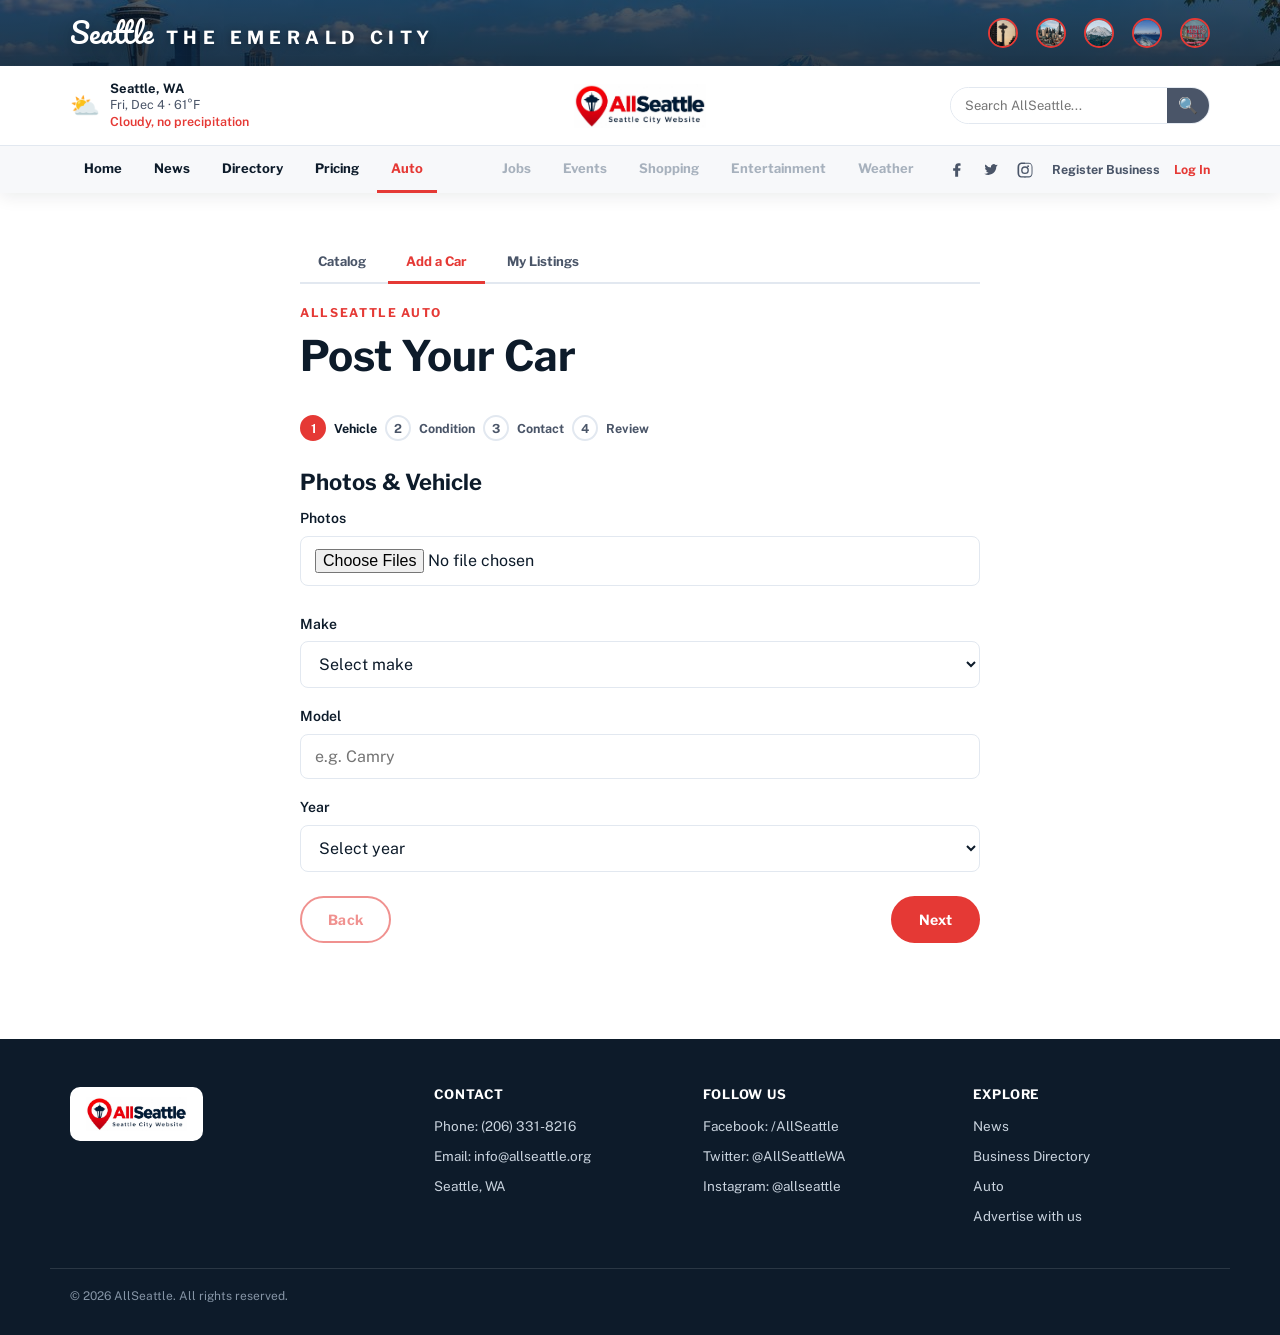
<file: auto/add-listing.html>
<!DOCTYPE html>
<html lang="en">
<head>
<meta charset="UTF-8">
<meta name="viewport" content="width=device-width, initial-scale=1.0">
<title>Add a Car — AllSeattle Auto</title>
<meta name="description" content="Post your car for sale on AllSeattle Auto.">
<link rel="preconnect" href="https://fonts.googleapis.com">
<link rel="preconnect" href="https://fonts.gstatic.com" crossorigin>
<link href="https://fonts.googleapis.com/css2?family=Libre+Franklin:wght@400;600;700;800;900&family=Public+Sans:wght@400;500;600;700&family=Pacifico&display=swap" rel="stylesheet">
<link rel="stylesheet" href="../css/tokens.css">
<link rel="stylesheet" href="../css/base.css">
<link rel="stylesheet" href="../css/header.css">
<link rel="stylesheet" href="../css/footer.css">
<link rel="stylesheet" href="../css/components.css">
<link rel="stylesheet" href="../css/pages/auto.css">
</head>
<body data-page-type="inner" data-page="auto">

<div id="site-header"></div>

<main>
  <section class="section">
    <div class="container" style="max-width:720px;">
      <div class="auto-subnav">
        <a href="index.html">Catalog</a>
        <a href="add-listing.html" class="active">Add a Car</a>
        <a href="my-listings.html">My Listings</a>
      </div>

      <div class="section-head">
        <div>
          <span class="eyebrow">AllSeattle Auto</span>
          <h1>Post Your Car</h1>
        </div>
      </div>

      <div class="form-stepper" id="form-stepper"></div>

      <div id="add-listing-content">
        <form id="add-listing-form" novalidate>
          <section class="form-step active" data-step="1">
            <h3>Photos &amp; Vehicle</h3>
            <div class="field" data-field="photos">
              <label for="al-photos">Photos</label>
              <input type="file" id="al-photos" name="photos" accept="image/*" multiple>
              <div class="photo-preview-row" id="al-photo-preview"></div>
              <span class="field-error"></span>
            </div>
            <div class="field" data-field="make">
              <label for="al-make">Make</label>
              <select id="al-make" name="make">
                <option value="">Select make</option>
                <option>Toyota</option><option>Honda</option><option>Ford</option>
                <option>Chevrolet</option><option>Subaru</option><option>Mazda</option>
                <option>Volkswagen</option><option>Jeep</option><option>Nissan</option>
                <option>BMW</option><option>Other</option>
              </select>
              <span class="field-error"></span>
            </div>
            <div class="field" data-field="model">
              <label for="al-model">Model</label>
              <input type="text" id="al-model" name="model" placeholder="e.g. Camry">
              <span class="field-error"></span>
            </div>
            <div class="field" data-field="year">
              <label for="al-year">Year</label>
              <select id="al-year" name="year"></select>
              <span class="field-error"></span>
            </div>
          </section>

          <section class="form-step" data-step="2">
            <h3>Condition &amp; Price</h3>
            <div class="field" data-field="mileage">
              <label for="al-mileage">Mileage</label>
              <input type="number" id="al-mileage" name="mileage" placeholder="e.g. 42000" min="0">
              <span class="field-error"></span>
            </div>
            <div class="field" data-field="engine">
              <label for="al-engine">Engine</label>
              <input type="text" id="al-engine" name="engine" placeholder="e.g. 2.5L I4">
              <span class="field-error"></span>
            </div>
            <div class="field" data-field="transmission">
              <label for="al-transmission">Transmission</label>
              <select id="al-transmission" name="transmission">
                <option value="">Select transmission</option>
                <option>Automatic</option>
                <option>Manual</option>
                <option>CVT Automatic</option>
              </select>
              <span class="field-error"></span>
            </div>
            <div class="field" data-field="price">
              <label for="al-price">Asking price (USD)</label>
              <input type="number" id="al-price" name="price" placeholder="e.g. 21900" min="0">
              <span class="field-error"></span>
            </div>
          </section>

          <section class="form-step" data-step="3">
            <h3>Description &amp; Contact</h3>
            <div class="field" data-field="description">
              <label for="al-description">Description</label>
              <textarea id="al-description" name="description" placeholder="Tell buyers about the car's condition and history"></textarea>
              <span class="field-error"></span>
            </div>
            <div class="field" data-field="sellerName">
              <label for="al-seller-name">Your name</label>
              <input type="text" id="al-seller-name" name="sellerName">
              <span class="field-error"></span>
            </div>
            <div class="field" data-field="sellerContact">
              <label for="al-seller-contact">Phone or email</label>
              <input type="text" id="al-seller-contact" name="sellerContact">
              <span class="field-error"></span>
            </div>
          </section>

          <section class="form-step" data-step="4">
            <h3>Review Your Listing</h3>
            <div class="review-list" id="review-list"></div>
            <p class="form-note" style="margin-top:14px;">By submitting, your listing will be sent for moderation. This is a demo — nothing is actually saved or published.</p>
          </section>

          <div class="form-step-actions">
            <button type="button" class="btn btn-outline" id="al-back" disabled>Back</button>
            <button type="button" class="btn" id="al-next">Next</button>
            <button type="submit" class="btn hidden" id="al-submit">Submit Listing</button>
          </div>
        </form>
      </div>
    </div>
  </section>
</main>

<div id="site-footer"></div>

<script type="module" src="../js/partials.js"></script>
<script type="module" src="../js/pages/auto-add-listing.js"></script>
</body>
</html>
</file>
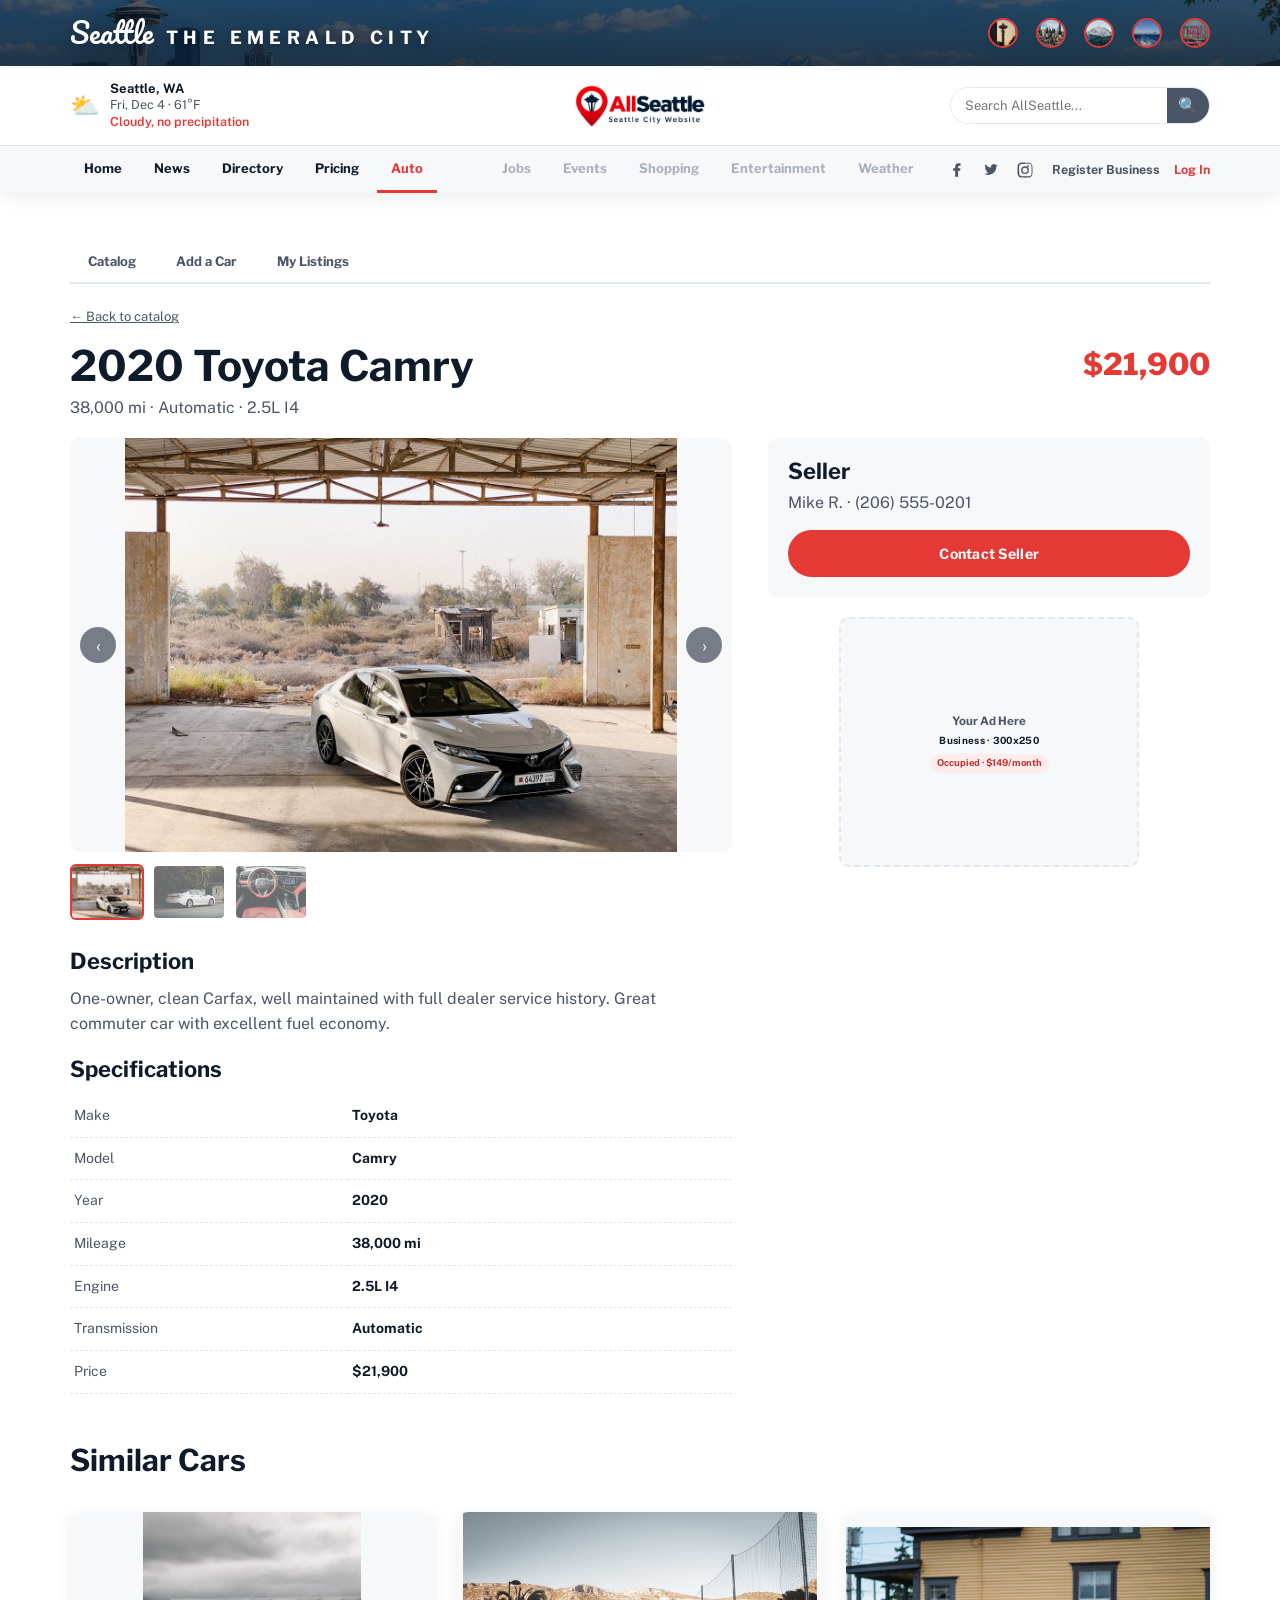
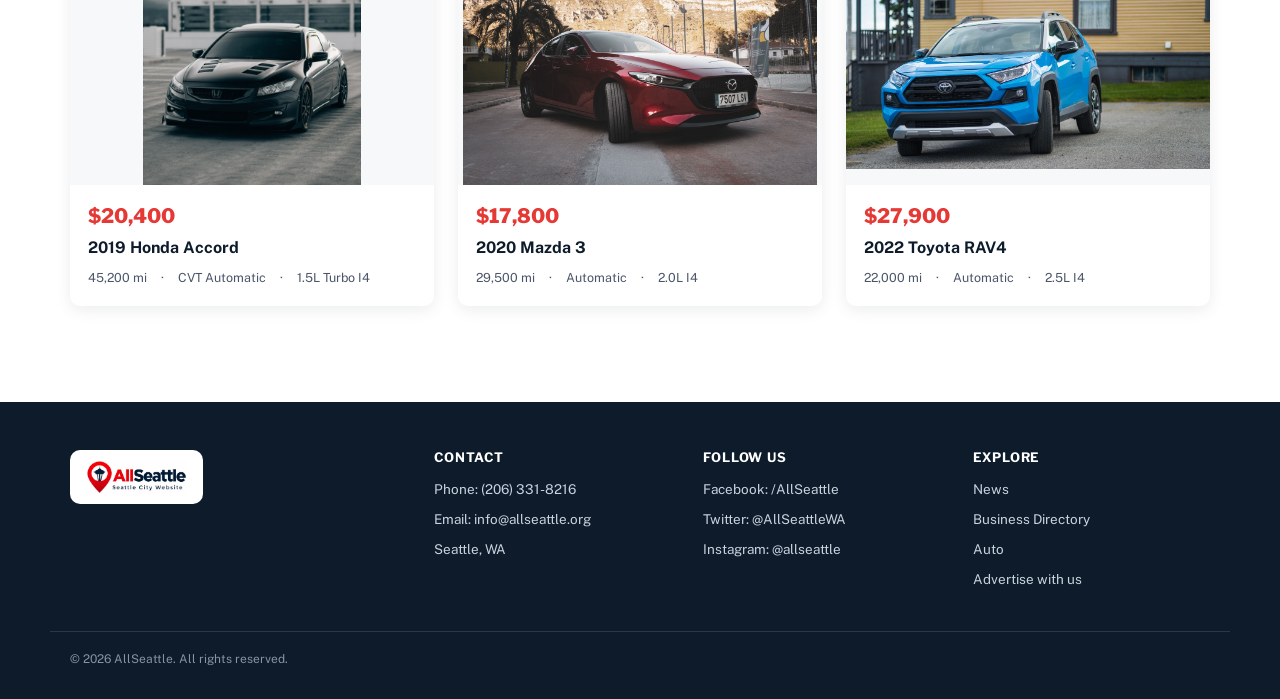
<file: auto/listing.html>
<!DOCTYPE html>
<html lang="en">
<head>
<meta charset="UTF-8">
<meta name="viewport" content="width=device-width, initial-scale=1.0">
<title>Car Listing — AllSeattle Auto</title>
<meta name="description" content="Car listing details on AllSeattle Auto.">
<link rel="preconnect" href="https://fonts.googleapis.com">
<link rel="preconnect" href="https://fonts.gstatic.com" crossorigin>
<link href="https://fonts.googleapis.com/css2?family=Libre+Franklin:wght@400;600;700;800;900&family=Public+Sans:wght@400;500;600;700&family=Pacifico&display=swap" rel="stylesheet">
<link rel="stylesheet" href="../css/tokens.css">
<link rel="stylesheet" href="../css/base.css">
<link rel="stylesheet" href="../css/header.css">
<link rel="stylesheet" href="../css/footer.css">
<link rel="stylesheet" href="../css/components.css">
<link rel="stylesheet" href="../css/pages/auto.css">
</head>
<body data-page-type="inner" data-page="auto">

<div id="site-header"></div>

<main>
  <section class="section">
    <div class="container">
      <div class="auto-subnav">
        <a href="index.html">Catalog</a>
        <a href="add-listing.html">Add a Car</a>
        <a href="my-listings.html">My Listings</a>
      </div>

      <p><a href="index.html" class="muted" style="font-size:13px;text-decoration:underline;">&larr; Back to catalog</a></p>

      <div id="listing-root">
        <p class="muted">Loading listing...</p>
      </div>

      <div class="similar-cars" id="similar-cars-wrap" style="margin-top:48px;">
        <div class="section-head">
          <div><h2>Similar Cars</h2></div>
        </div>
        <div class="grid car-grid" id="similar-cars-grid"></div>
      </div>
    </div>
  </section>
</main>

<div id="site-footer"></div>

<script type="module" src="../js/partials.js"></script>
<script type="module" src="../js/pages/auto-listing.js"></script>
</body>
</html>
</file>
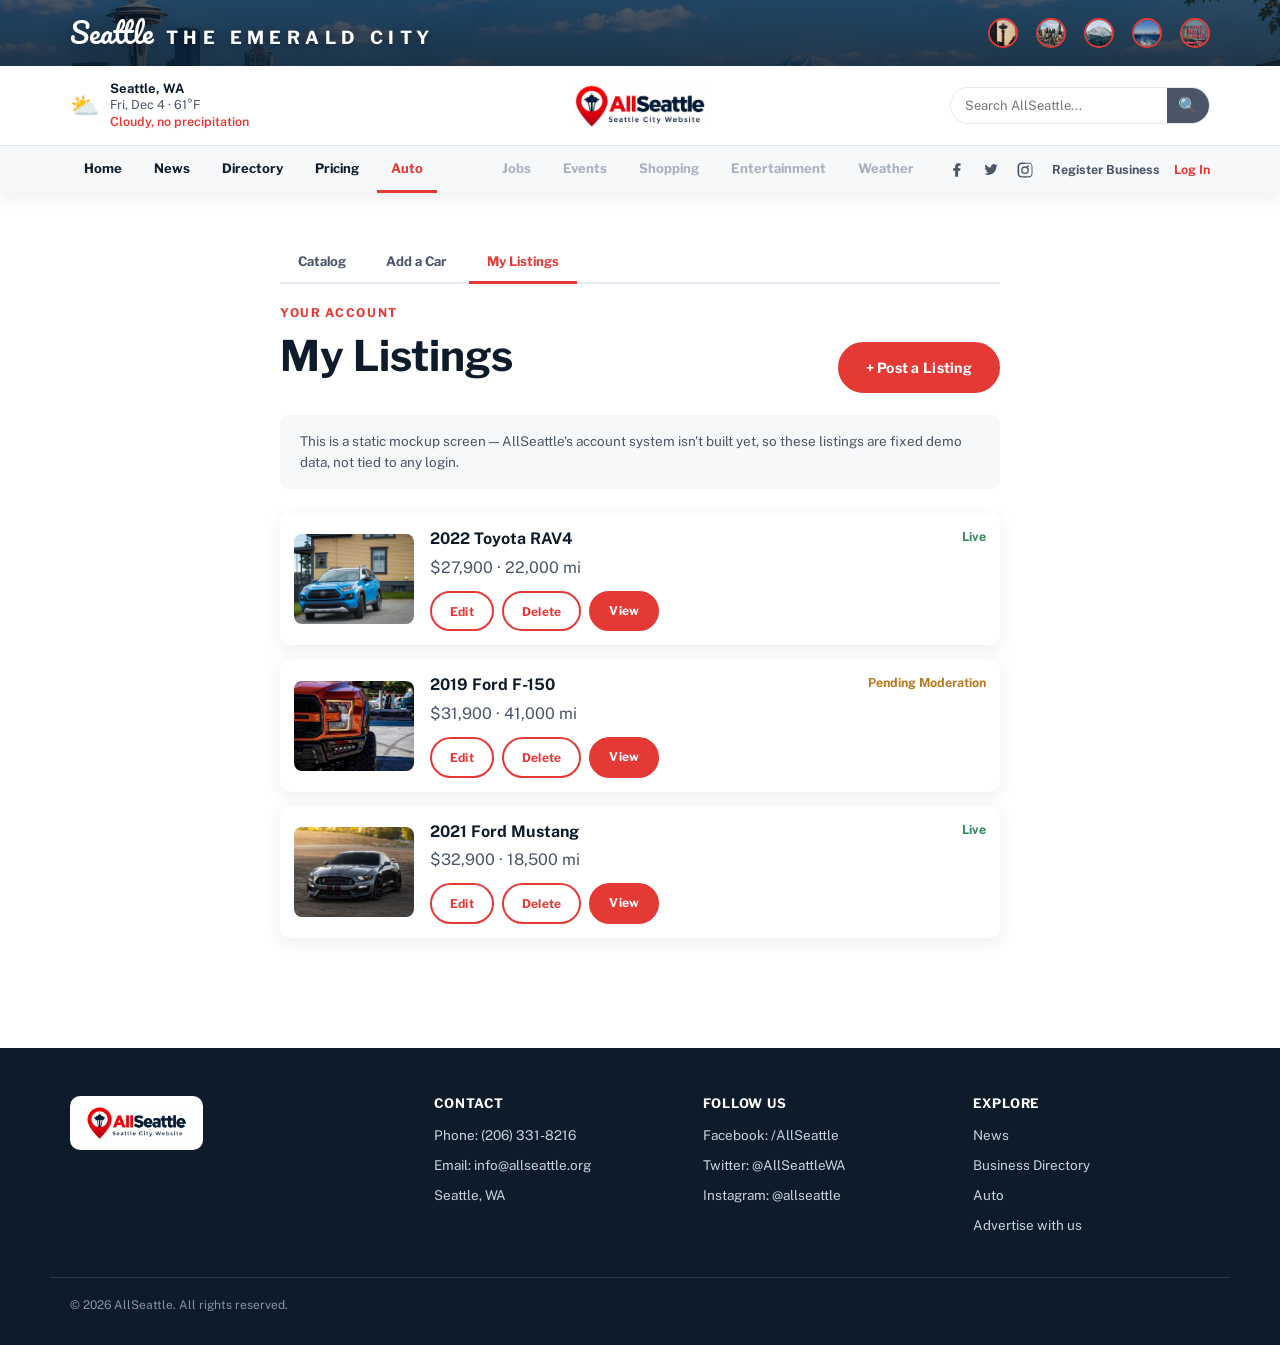
<file: auto/my-listings.html>
<!DOCTYPE html>
<html lang="en">
<head>
<meta charset="UTF-8">
<meta name="viewport" content="width=device-width, initial-scale=1.0">
<title>My Listings — AllSeattle Auto</title>
<meta name="description" content="Manage your car listings on AllSeattle Auto.">
<link rel="preconnect" href="https://fonts.googleapis.com">
<link rel="preconnect" href="https://fonts.gstatic.com" crossorigin>
<link href="https://fonts.googleapis.com/css2?family=Libre+Franklin:wght@400;600;700;800;900&family=Public+Sans:wght@400;500;600;700&family=Pacifico&display=swap" rel="stylesheet">
<link rel="stylesheet" href="../css/tokens.css">
<link rel="stylesheet" href="../css/base.css">
<link rel="stylesheet" href="../css/header.css">
<link rel="stylesheet" href="../css/footer.css">
<link rel="stylesheet" href="../css/components.css">
<link rel="stylesheet" href="../css/pages/auto.css">
</head>
<body data-page-type="inner" data-page="auto">

<div id="site-header"></div>

<main>
  <section class="section">
    <div class="container" style="max-width:760px;">
      <div class="auto-subnav">
        <a href="index.html">Catalog</a>
        <a href="add-listing.html">Add a Car</a>
        <a href="my-listings.html" class="active">My Listings</a>
      </div>

      <div class="section-head">
        <div>
          <span class="eyebrow">Your Account</span>
          <h1>My Listings</h1>
        </div>
        <a href="add-listing.html" class="btn">+ Post a Listing</a>
      </div>

      <p class="my-listings-note">This is a static mockup screen — AllSeattle's account system isn't built yet, so these listings are fixed demo data, not tied to any login.</p>

      <div id="my-listings-list"></div>
    </div>
  </section>
</main>

<div id="site-footer"></div>

<script type="module" src="../js/partials.js"></script>
<script type="module" src="../js/pages/auto-my-listings.js"></script>
</body>
</html>
</file>
<file: css/tokens.css>
:root {
  /* Brand colors */
  --color-accent: #E53935;      /* Seattle Red */
  --color-accent-dark: #C62828;
  --color-navy: #0D1B2A;        /* dark / text */
  --color-white: #FFFFFF;
  --color-slate: #4A5568;       /* secondary text / icons */
  --color-slate-soft: #E2E8F0;
  --color-bg-soft: #F7F8FA;
  --color-success: #2F855A;
  --color-success-bg: #E6F4EA;
  --color-danger: #C53030;
  --color-danger-bg: #FDECEC;
  --color-standard: #4A5568;
  --color-lux: #0D1B2A;
  --color-premium: #E53935;

  /* Typography */
  --font-heading: "Libre Franklin", "Helvetica Neue", Arial, sans-serif;
  --font-body: "Public Sans", "Helvetica Neue", Arial, sans-serif;
  --font-script: "Pacifico", cursive;

  /* Layout */
  --container: 1180px;
  --radius: 10px;
  --radius-lg: 16px;
  --shadow: 0 4px 16px rgba(13, 27, 42, 0.08);
  --shadow-lg: 0 12px 32px rgba(13, 27, 42, 0.14);
  --gut: 24px;
  --header-height: 128px;

  /* Breakpoints (referenced in comments; CSS can't read these as values) */
}
</file>
<file: css/base.css>
* {
  box-sizing: border-box;
}

html {
  scroll-behavior: smooth;
}

body {
  margin: 0;
  font-family: var(--font-body);
  color: var(--color-navy);
  background: var(--color-white);
  line-height: 1.55;
  -webkit-font-smoothing: antialiased;
}

img {
  max-width: 100%;
  display: block;
}

a {
  color: inherit;
  text-decoration: none;
}

h1, h2, h3, h4 {
  font-family: var(--font-heading);
  font-weight: 700;
  line-height: 1.2;
  margin: 0 0 12px;
  color: var(--color-navy);
}

h1 { font-size: clamp(28px, 4vw, 42px); }
h2 { font-size: clamp(22px, 3vw, 30px); }
h3 { font-size: clamp(18px, 2.4vw, 22px); }

p { margin: 0 0 12px; }

ul { margin: 0; padding: 0; list-style: none; }

button, input, select, textarea {
  font-family: inherit;
  font-size: inherit;
}

:focus-visible {
  outline: 3px solid var(--color-accent);
  outline-offset: 2px;
}

.container {
  max-width: var(--container);
  margin: 0 auto;
  padding: 0 20px;
}

.section {
  padding: 48px 0;
}

.section-tight {
  padding: 28px 0;
}

.eyebrow {
  font-family: var(--font-heading);
  font-size: 12px;
  font-weight: 700;
  letter-spacing: 0.14em;
  text-transform: uppercase;
  color: var(--color-accent);
  margin-bottom: 8px;
  display: block;
}

/* Buttons */
.btn {
  display: inline-flex;
  align-items: center;
  justify-content: center;
  gap: 8px;
  padding: 13px 26px;
  border-radius: 999px;
  border: 2px solid var(--color-accent);
  background: var(--color-accent);
  color: var(--color-white);
  font-weight: 700;
  font-family: var(--font-heading);
  font-size: 14px;
  letter-spacing: 0.02em;
  cursor: pointer;
  transition: transform 0.15s ease, box-shadow 0.15s ease, background 0.15s ease, color 0.15s ease;
  text-align: center;
}

.btn:hover {
  background: var(--color-accent-dark);
  border-color: var(--color-accent-dark);
  transform: translateY(-1px);
  box-shadow: var(--shadow);
}

.btn-outline {
  background: transparent;
  color: var(--color-accent);
}

.btn-outline:hover {
  background: var(--color-accent);
  color: var(--color-white);
}

.btn-navy {
  background: var(--color-navy);
  border-color: var(--color-navy);
}

.btn-navy:hover {
  background: #16283d;
  border-color: #16283d;
}

.btn-sm {
  padding: 9px 18px;
  font-size: 12px;
}

.btn-lg {
  padding: 16px 34px;
  font-size: 16px;
}

.btn-block {
  width: 100%;
}

.btn[disabled] {
  opacity: 0.55;
  cursor: not-allowed;
  transform: none;
  box-shadow: none;
}

/* Cards */
.card {
  background: var(--color-white);
  border-radius: var(--radius);
  box-shadow: var(--shadow);
  overflow: hidden;
  transition: transform 0.2s ease, box-shadow 0.2s ease;
}

/* Badges */
.badge {
  display: inline-block;
  padding: 4px 12px;
  border-radius: 999px;
  font-family: var(--font-heading);
  font-size: 11px;
  font-weight: 700;
  letter-spacing: 0.04em;
  text-transform: uppercase;
  color: var(--color-white);
}

.badge-standard { background: var(--color-standard); }
.badge-lux { background: var(--color-lux); }
.badge-premium { background: var(--color-premium); }

/* Forms */
.field {
  margin-bottom: 18px;
}

.field label {
  display: block;
  font-weight: 600;
  font-size: 14px;
  margin-bottom: 6px;
  color: var(--color-navy);
}

.field input,
.field select,
.field textarea {
  width: 100%;
  padding: 12px 14px;
  border-radius: 8px;
  border: 1.5px solid var(--color-slate-soft);
  background: var(--color-white);
  color: var(--color-navy);
}

.field input:focus,
.field select:focus,
.field textarea:focus {
  border-color: var(--color-accent);
}

.field textarea {
  resize: vertical;
  min-height: 100px;
}

.field.invalid input,
.field.invalid select,
.field.invalid textarea {
  border-color: var(--color-danger);
  background: var(--color-danger-bg);
}

.field-error {
  display: none;
  color: var(--color-danger);
  font-size: 12.5px;
  margin-top: 6px;
  font-weight: 600;
}

.field.invalid .field-error {
  display: block;
}

.form-note {
  font-size: 13px;
  color: var(--color-slate);
}

.success-panel {
  text-align: center;
  padding: 48px 24px;
  background: var(--color-success-bg);
  border-radius: var(--radius-lg);
}

.success-panel .success-icon {
  font-size: 44px;
  margin-bottom: 12px;
}

.success-panel h3 {
  color: var(--color-success);
}

/* Utility */
.text-center { text-align: center; }
.muted { color: var(--color-slate); }
.hidden { display: none !important; }

.grid {
  display: grid;
  gap: var(--gut);
}

/* Scroll-reveal: fades/slides an element up as it enters the viewport.
   See js/reveal.js. --reveal-i staggers a small wave across a grid. */
.reveal-on-scroll {
  opacity: 0;
  transform: translateY(18px);
  transition: opacity 0.5s ease, transform 0.5s ease;
  transition-delay: calc(var(--reveal-i, 0) * 60ms);
}

.reveal-on-scroll.is-visible {
  opacity: 1;
  transform: translateY(0);
}

/* Hover lift for card types that use .reveal-on-scroll — declared after it
   so this wins the (equal-specificity) fight over `transform` once a card
   has already revealed and the user hovers it. */
.news-card:hover,
.biz-card:hover,
.car-card:hover,
.contest-card:hover {
  transform: translateY(-4px);
  box-shadow: var(--shadow-lg);
}

/* Shared breakpoints across the site: 1180 / 980 / 860 / 760 / 620 / 460 / 380 */
@media (max-width: 620px) {
  .section { padding: 32px 0; }
}

@media (prefers-reduced-motion: reduce) {
  html { scroll-behavior: auto; }
  .btn { transition: none; }
  .card { transition: none; }
  .reveal-on-scroll {
    opacity: 1;
    transform: none;
    transition: none;
  }
  .news-card:hover,
  .biz-card:hover,
  .car-card:hover,
  .contest-card:hover {
    transform: none;
  }
}
</file>
<file: css/header.css>
/* ---------- Hero banner (tier 1) ---------- */
.hero-banner {
  position: relative;
  background: var(--color-navy);
  color: var(--color-white);
  overflow: hidden;
}

.hero-collage {
  position: relative;
  height: 340px;
}

.hero-photo {
  width: 100%;
  height: 100%;
  object-fit: cover;
  object-position: center 40%;
}

.hero-collage-overlay {
  position: absolute;
  inset: 0;
  background: linear-gradient(180deg, rgba(13,27,42,0.15) 0%, rgba(13,27,42,0.55) 100%);
  pointer-events: none;
}

/* Weather + logo + search overlaid on the hero photo itself (Home only —
   inner pages keep header-top in its own bar below the compact hero). */
.hero-overlay-header {
  position: absolute;
  left: 0;
  right: 0;
  bottom: 0;
  z-index: 2;
  background: linear-gradient(180deg, rgba(13,27,42,0) 0%, rgba(13,27,42,0.65) 40%, rgba(13,27,42,0.85) 100%);
  padding-top: 40px;
}

.hero-overlay-header .header-top {
  padding: 14px 20px;
}

.hero-overlay-header .weather-stub,
.hero-overlay-header .weather-text strong {
  color: var(--color-white);
}

.hero-overlay-header .weather-note {
  color: #ffcf5c;
}

.hero-overlay-header .site-logo {
  background: var(--color-white);
  border-radius: 10px;
  padding: 6px 14px;
  box-shadow: 0 2px 10px rgba(0,0,0,0.35);
}

.hero-overlay-header .search-stub {
  border: 1px solid rgba(255,255,255,0.28);
  background: rgba(74,85,104,0.55);
}

.hero-overlay-header .search-stub input {
  background: transparent;
  color: var(--color-white);
}

.hero-overlay-header .search-stub input::placeholder {
  color: rgba(255,255,255,0.7);
}

.hero-overlay-header .search-stub button {
  background: rgba(74,85,104,0.85);
}

.hero-script {
  font-family: var(--font-script);
  font-size: clamp(52px, 9vw, 96px);
  line-height: 1;
  text-shadow: 0 4px 24px rgba(0,0,0,0.45);
}

.hero-sub {
  font-family: var(--font-heading);
  font-weight: 700;
  letter-spacing: 0.3em;
  font-size: clamp(13px, 1.6vw, 18px);
  margin-top: 10px;
  text-shadow: 0 2px 10px rgba(0,0,0,0.4);
}

.hero-icons {
  background: var(--color-navy);
  border-top: 1px solid rgba(255,255,255,0.12);
}

.hero-icons-row {
  display: flex;
  justify-content: space-between;
  padding: 16px 20px;
  gap: 10px;
}

.hero-icon {
  display: flex;
  flex-direction: column;
  align-items: center;
  gap: 8px;
  flex: 1;
  text-align: center;
}

.hero-icon-img {
  width: 46px;
  height: 46px;
  border-radius: 50%;
  object-fit: cover;
  border: 2px solid var(--color-accent);
}

.hero-icon span {
  font-size: 11.5px;
  font-weight: 600;
  letter-spacing: 0.02em;
  color: #dfe6ee;
}

/* Inner-page shortened hero */
.hero-banner--inner {
  padding: 14px 0;
  background-image: linear-gradient(180deg, rgba(13,27,42,0.72), rgba(13,27,42,0.85)), url("../img/hero/skyline-panorama.png");
  background-size: cover;
  background-position: center 40%;
}

.hero-inner-row {
  display: flex;
  align-items: center;
  justify-content: space-between;
  gap: 24px;
  flex-wrap: wrap;
}

.hero-inner-text {
  display: flex;
  align-items: baseline;
  gap: 12px;
}

.hero-script--sm {
  font-size: 28px;
}

.hero-icons-row--inner {
  display: flex;
  gap: 18px;
  padding: 0;
}

.hero-icons-row--inner .hero-icon {
  flex: 0 0 auto;
}

.hero-icon--sm .hero-icon-img {
  width: 30px;
  height: 30px;
}

.hero-icon--sm span {
  display: none;
}

/* ---------- Functional header (tier 2, sticky) ---------- */
.site-header {
  position: relative;
}

#site-header-functional,
.site-header {
  background: var(--color-white);
}

.site-header {
  position: sticky;
  top: 0;
  z-index: 50;
  box-shadow: var(--shadow);
}

.header-top {
  display: grid;
  grid-template-columns: 1fr auto 1fr;
  align-items: center;
  gap: 18px;
  padding: 14px 20px;
}

.weather-stub {
  display: flex;
  align-items: center;
  gap: 10px;
  color: var(--color-slate);
  font-size: 12.5px;
}

.weather-icon {
  font-size: 24px;
}

.weather-text {
  display: flex;
  flex-direction: column;
  line-height: 1.35;
}

.weather-text strong {
  color: var(--color-navy);
  font-size: 13px;
}

.weather-note {
  color: var(--color-accent);
  font-weight: 600;
}

.site-logo {
  display: flex;
  align-items: center;
  justify-self: center;
}

.site-logo-img {
  height: 44px;
  width: auto;
  display: block;
}

.search-stub {
  display: flex;
  justify-self: end;
  border: 1.5px solid var(--color-slate-soft);
  border-radius: 999px;
  overflow: hidden;
  width: 100%;
  max-width: 260px;
}

.search-stub input {
  border: none;
  padding: 10px 14px;
  flex: 1;
  min-width: 0;
  outline: none;
  font-size: 13px;
}

.search-stub button {
  border: none;
  background: var(--color-slate);
  color: var(--color-white);
  width: 42px;
  cursor: pointer;
}

.site-nav {
  border-top: 1px solid var(--color-slate-soft);
  background: var(--color-bg-soft);
}

.nav-inner {
  display: flex;
  align-items: center;
  justify-content: space-between;
  gap: 16px;
  padding: 0 20px;
  overflow-x: auto;
}

.nav-links {
  display: flex;
  flex: 1;
  gap: 4px;
}

.nav-links li a {
  display: block;
  padding: 12px 14px;
  font-family: var(--font-heading);
  font-weight: 700;
  font-size: 13px;
  color: var(--color-navy);
  white-space: nowrap;
  border-bottom: 3px solid transparent;
}

.nav-links li a:hover {
  color: var(--color-accent);
}

.nav-links li a.active {
  color: var(--color-accent);
  border-bottom-color: var(--color-accent);
}

/* Push the whole placeholder-links group (Jobs, Events, ...) toward the
   right edge of .nav-links, away from the real nav items — targets
   whichever .nav-disabled item is first in the sequence, wherever the
   real/placeholder split happens to fall. */
.nav-links li:not(.nav-disabled) + li.nav-disabled {
  margin-left: auto;
}

.nav-disabled a {
  color: #a7b1bd !important;
  cursor: default;
}

.nav-disabled a:hover {
  color: #a7b1bd !important;
}

.nav-extra {
  display: flex;
  align-items: center;
  gap: 14px;
  flex-shrink: 0;
}

.social-links {
  display: flex;
  gap: 8px;
  color: var(--color-slate);
}

.social-links a {
  display: flex;
  padding: 4px;
}

.social-links a:hover {
  color: var(--color-accent);
}

.nav-stub {
  font-size: 12.5px;
  font-weight: 700;
  color: var(--color-slate);
  white-space: nowrap;
}

.nav-stub--accent {
  color: var(--color-accent);
}

.nav-stub:hover {
  text-decoration: underline;
}

@media (max-width: 980px) {
  .header-top {
    grid-template-columns: 1fr;
    justify-items: center;
    text-align: center;
    gap: 10px;
  }
  .weather-stub { justify-content: center; }
  .search-stub { max-width: 100%; }
  .hero-collage { height: 250px; }
  .hero-overlay-header {
    position: static;
    background: var(--color-navy);
    padding-top: 0;
  }
}

@media (max-width: 860px) {
  .nav-extra .nav-stub { display: none; }
}

@media (max-width: 760px) {
  .hero-collage { height: 210px; }
  .hero-icons-row { flex-wrap: wrap; justify-content: center; row-gap: 16px; column-gap: 24px; }
  .hero-icon { flex: 0 1 30%; min-width: 0; }
}

@media (max-width: 620px) {
  .hero-inner-row { flex-direction: column; align-items: center; text-align: center; }
  .hero-icons-row--inner { flex-wrap: wrap; justify-content: center; row-gap: 8px; width: 100%; }
}

@media (max-width: 460px) {
  .site-logo-img { height: 34px; }
  .hero-icon span { display: none; }
  .hero-icons-row {
    flex-wrap: nowrap;
    justify-content: center;
    gap: 10px;
    padding: 14px 16px;
  }
  .hero-icon-img { width: 32px; height: 32px; }
}
</file>
<file: css/footer.css>
.site-footer {
  background: var(--color-navy);
  color: #c9d3de;
  margin-top: 48px;
}

.footer-inner {
  display: grid;
  grid-template-columns: 1.4fr 1fr 1fr 1fr;
  gap: 32px;
  padding: 48px 20px 32px;
}

.footer-brand {
  display: flex;
  flex-direction: column;
  gap: 8px;
}

.footer-logo-badge {
  display: inline-block;
  background: var(--color-white);
  border-radius: 10px;
  padding: 10px 16px;
  align-self: flex-start;
}

.footer-logo-img {
  height: 34px;
  width: auto;
  display: block;
}

.site-footer h4 {
  color: var(--color-white);
  font-size: 13px;
  letter-spacing: 0.06em;
  text-transform: uppercase;
  margin-bottom: 14px;
}

.site-footer ul li {
  margin-bottom: 9px;
  font-size: 13.5px;
}

.site-footer a {
  color: #c9d3de;
}

.site-footer a:hover {
  color: var(--color-accent);
}

.footer-bottom {
  border-top: 1px solid rgba(255,255,255,0.12);
  padding: 18px 20px;
  display: flex;
  justify-content: space-between;
  flex-wrap: wrap;
  gap: 8px;
  font-size: 12px;
  color: #8695a6;
}

@media (max-width: 760px) {
  .footer-inner {
    grid-template-columns: 1fr 1fr;
  }
}

@media (max-width: 460px) {
  .footer-inner {
    grid-template-columns: 1fr;
  }
  .footer-bottom {
    flex-direction: column;
    text-align: center;
  }
}
</file>
<file: css/components.css>
/* ---------- Ad slots ---------- */
.ad-slot-wrap {
  display: flex;
  justify-content: center;
  width: 100%;
  min-width: 0;
}

.ad-slot {
  width: 100%;
  max-width: var(--ad-max-w);
  min-width: 0;
  flex-shrink: 1;
  aspect-ratio: var(--ad-w) / var(--ad-h);
  display: flex;
  border: 2px dashed var(--color-slate-soft);
  border-radius: 10px;
  background: var(--color-bg-soft);
}

.ad-slot-inner {
  flex: 1;
  min-width: 0;
  display: flex;
  flex-direction: column;
  align-items: center;
  justify-content: center;
  gap: 3px;
  text-align: center;
  padding: 6px 8px 12px;
}

.ad-slot-label {
  font-family: var(--font-heading);
  font-weight: 700;
  font-size: 11.5px;
  color: var(--color-slate);
  margin-top: 8px;
}

.ad-slot-tier {
  font-size: 10px;
  font-weight: 700;
  color: var(--color-navy);
  letter-spacing: 0.03em;
}

.ad-slot-status {
  font-size: 9.5px;
  font-weight: 700;
  padding: 2px 7px;
  border-radius: 999px;
  margin-top: 2px;
}

.ad-slot-status.is-occupied {
  color: var(--color-danger);
  background: var(--color-danger-bg);
}

.ad-slot-status.is-available {
  color: var(--color-success);
  background: var(--color-success-bg);
}

.ad-slot--mobile-only { display: none; }

@media (max-width: 980px) {
  .ad-slot--desktop { display: none; }
  .ad-slot--mobile-only { display: block; }
}

/* Desktop sidebar ad slots vs. their mobile inline echoes: exactly one of
   each pair is ever visible at a time, toggled at 980px — matching the
   breakpoint where .home-sidebar / .news-sidebar / .directory-sidebar
   themselves collapse into a stacked mobile column. Using the same
   breakpoint here avoids a gap where the sidebar has already collapsed
   but still shows desktop-sized ad boxes (common on tablet-width screens,
   e.g. a 768px iPad, which sits between a narrower ad breakpoint and the
   980px layout one). */
.ad-mobile-inline-slot {
  display: none;
}

.mobile-footer-ads {
  display: none;
}

@media (max-width: 980px) {
  .ad-desktop-slot {
    display: none;
  }
  .ad-mobile-inline-slot {
    display: flex;
    justify-content: center;
    margin: 28px 0;
  }
  .mobile-footer-ads {
    display: flex;
    flex-direction: column;
    align-items: center;
    gap: 18px;
    margin-top: 24px;
  }
  .mobile-footer-ads .ad-mobile-inline-slot {
    margin: 0;
    width: 100%;
  }
}

/* Inside a 2-column card grid, an inline ad should break out to full width */
.news-grid .ad-mobile-inline-slot,
.biz-grid .ad-mobile-inline-slot,
.car-grid .ad-mobile-inline-slot {
  grid-column: 1 / -1;
}

/* ---------- Section heading row ---------- */
.section-head {
  display: flex;
  align-items: flex-end;
  justify-content: space-between;
  gap: 16px;
  margin-bottom: 22px;
  flex-wrap: wrap;
}

/* ---------- News card ---------- */
.news-card {
  display: flex;
  flex-direction: column;
}

.news-card-photo {
  aspect-ratio: 16 / 10;
  overflow: hidden;
}

.news-card-photo img {
  width: 100%;
  height: 100%;
  object-fit: cover;
  transition: transform 0.25s ease;
}

.news-card:hover .news-card-photo img {
  transform: scale(1.04);
}

.news-card-body {
  padding: 16px 18px 20px;
  display: flex;
  flex-direction: column;
  flex: 1;
}

.news-card-meta {
  display: flex;
  gap: 10px;
  align-items: center;
  font-size: 11.5px;
  color: var(--color-slate);
  margin-bottom: 8px;
  text-transform: uppercase;
  letter-spacing: 0.04em;
  font-weight: 700;
}

.news-card-meta .cat {
  color: var(--color-accent);
}

.news-card-body h3 {
  margin-bottom: 8px;
}

.news-card-body h3 a {
  color: var(--color-navy);
}

.news-card-body h3 a:hover {
  color: var(--color-accent);
}

.news-card-excerpt {
  color: var(--color-slate);
  font-size: 14px;
  flex: 1;
}

.news-card-more {
  margin-top: 10px;
  font-weight: 700;
  font-size: 13px;
  color: var(--color-accent);
}

.news-card-footer {
  display: flex;
  align-items: center;
  justify-content: space-between;
  gap: 10px;
  margin-top: 10px;
}

.news-card-footer .news-card-more {
  margin-top: 0;
  white-space: nowrap;
}

.news-card-author {
  font-size: 12.5px;
  color: var(--color-slate);
  font-style: italic;
}

/* ---------- Business card ---------- */
.biz-card {
  display: flex;
  flex-direction: column;
}

.biz-card-photo {
  aspect-ratio: 4 / 3;
  overflow: hidden;
  position: relative;
}

.biz-card-photo img {
  width: 100%;
  height: 100%;
  object-fit: cover;
  transition: transform 0.25s ease;
}

.biz-card:hover .biz-card-photo img {
  transform: scale(1.04);
}

.biz-card-photo .badge {
  position: absolute;
  top: 10px;
  right: 10px;
}

.biz-card-body {
  padding: 16px 18px 20px;
}

.biz-card-cat {
  font-size: 11.5px;
  font-weight: 700;
  text-transform: uppercase;
  letter-spacing: 0.04em;
  color: var(--color-accent);
  margin-bottom: 4px;
}

.biz-card-desc {
  color: var(--color-slate);
  font-size: 13.5px;
  margin-bottom: 10px;
}

.biz-card-phone {
  font-weight: 700;
  font-size: 13.5px;
}

/* ---------- Category filter (Directory) ---------- */
.category-filter {
  display: flex;
  flex-wrap: wrap;
  gap: 8px;
  margin-bottom: 28px;
}

.category-filter button {
  border: 1.5px solid var(--color-slate-soft);
  background: var(--color-white);
  color: var(--color-navy);
  padding: 8px 16px;
  border-radius: 999px;
  font-size: 13px;
  font-weight: 600;
  cursor: pointer;
}

.category-filter button:hover {
  border-color: var(--color-accent);
}

.category-filter button.active {
  background: var(--color-accent);
  border-color: var(--color-accent);
  color: var(--color-white);
}

/* ---------- Sidebar widgets (home) ---------- */
.widget {
  background: var(--color-white);
  border: 1px solid var(--color-slate-soft);
  border-radius: var(--radius);
  overflow: hidden;
  margin-bottom: 20px;
}

.widget-head {
  background: var(--color-navy);
  color: var(--color-white);
  font-family: var(--font-heading);
  font-weight: 700;
  font-size: 12px;
  text-transform: uppercase;
  letter-spacing: 0.07em;
  padding: 10px 16px;
  display: flex;
  align-items: center;
  gap: 8px;
}

.widget-head-tag {
  font-family: var(--font-body);
  font-weight: 400;
  text-transform: none;
  letter-spacing: normal;
  font-size: 11px;
  color: #9fb0c3;
}

.widget-body {
  padding: 16px;
}

/* Stat grid (AllSeattle at a Glance) */
.stat-grid {
  display: grid;
  grid-template-columns: 1fr 1fr;
  gap: 10px;
}

.stat-tile {
  background: var(--color-bg-soft);
  border-radius: 8px;
  padding: 12px 8px;
  text-align: center;
}

.stat-tile .num {
  display: block;
  font-family: var(--font-heading);
  font-weight: 800;
  font-size: 21px;
  color: var(--color-accent);
}

.stat-tile .label {
  display: block;
  font-size: 10.5px;
  color: var(--color-slate);
  margin-top: 3px;
  line-height: 1.3;
}

/* Exchange-rate ticker */
.ticker-row {
  display: grid;
  grid-template-columns: 1fr auto 18px;
  align-items: center;
  gap: 10px;
  padding: 7px 0;
  border-bottom: 1px solid var(--color-slate-soft);
  font-size: 13.5px;
}

.ticker-row:last-child { border-bottom: none; }

.ticker-pair {
  font-weight: 700;
  letter-spacing: 0.02em;
}

.ticker-value {
  font-variant-numeric: tabular-nums;
  font-weight: 700;
  color: var(--color-navy);
}

.ticker-change {
  font-size: 10px;
  text-align: right;
}

.ticker-change.up { color: var(--color-success); }
.ticker-change.down { color: var(--color-danger); }

/* Job board teaser */
.job-teaser p {
  font-size: 13px;
  color: var(--color-slate);
  margin-bottom: 12px;
}

.badge-soon {
  display: inline-block;
  background: var(--color-danger-bg);
  color: var(--color-accent);
  font-family: var(--font-heading);
  font-weight: 700;
  font-size: 11px;
  text-transform: uppercase;
  letter-spacing: 0.04em;
  padding: 5px 12px;
  border-radius: 999px;
}

/* City transit rows */
.transit-row {
  display: flex;
  justify-content: space-between;
  align-items: center;
  padding: 7px 0;
  border-bottom: 1px dashed var(--color-slate-soft);
  font-size: 13.5px;
}

.transit-row:last-child { border-bottom: none; }

.status-pill {
  font-size: 11px;
  font-weight: 700;
  padding: 3px 10px;
  border-radius: 999px;
}

.status-pill.status-good {
  color: var(--color-success);
  background: var(--color-success-bg);
}

.status-pill.status-warn {
  color: #92400e;
  background: #fef3c7;
}

/* ---------- Car card ---------- */
.car-card {
  display: flex;
  flex-direction: column;
}

.car-card-photo {
  aspect-ratio: 4 / 3;
  overflow: hidden;
  background: var(--color-bg-soft);
}

.car-card-photo img {
  width: 100%;
  height: 100%;
  object-fit: contain;
  transition: transform 0.25s ease;
}

.car-card:hover .car-card-photo img {
  transform: scale(1.04);
}

.car-card-body {
  padding: 16px 18px 18px;
}

.car-card-price {
  font-family: var(--font-heading);
  font-weight: 800;
  color: var(--color-accent);
  font-size: 20px;
  margin-bottom: 4px;
}

.car-card-title {
  font-weight: 700;
  margin-bottom: 8px;
}

.car-card-specs {
  display: flex;
  flex-wrap: wrap;
  gap: 6px 14px;
  font-size: 12.5px;
  color: var(--color-slate);
}

/* ---------- Package badges (pricing / feature matrix helpers) ---------- */
.pkg-badge-dot {
  display: inline-block;
  width: 9px;
  height: 9px;
  border-radius: 50%;
  margin-right: 6px;
}

/* ---------- Multi-step form ---------- */
.form-stepper {
  display: flex;
  gap: 8px;
  margin-bottom: 28px;
  flex-wrap: wrap;
}

.form-stepper .step-dot {
  display: flex;
  align-items: center;
  gap: 8px;
  font-size: 12.5px;
  font-weight: 700;
  color: var(--color-slate);
}

.form-stepper .step-dot .num {
  width: 26px;
  height: 26px;
  border-radius: 50%;
  border: 2px solid var(--color-slate-soft);
  display: flex;
  align-items: center;
  justify-content: center;
  color: var(--color-slate);
}

.form-stepper .step-dot.active .num {
  border-color: var(--color-accent);
  background: var(--color-accent);
  color: var(--color-white);
}

.form-stepper .step-dot.done .num {
  border-color: var(--color-success);
  background: var(--color-success);
  color: var(--color-white);
}

.form-stepper .step-dot.active { color: var(--color-navy); }

.form-step { display: none; }
.form-step.active { display: block; }

.form-step-actions {
  display: flex;
  justify-content: space-between;
  margin-top: 24px;
  gap: 12px;
}

.photo-preview-row {
  display: flex;
  gap: 10px;
  flex-wrap: wrap;
  margin-top: 10px;
}

.photo-preview-row img {
  width: 72px;
  height: 72px;
  object-fit: cover;
  border-radius: 8px;
  border: 1.5px solid var(--color-slate-soft);
}

.review-list {
  background: var(--color-bg-soft);
  border-radius: var(--radius);
  padding: 16px 20px;
}

.review-list .row {
  display: flex;
  justify-content: space-between;
  padding: 7px 0;
  border-bottom: 1px dashed var(--color-slate-soft);
  font-size: 13.5px;
}

.review-list .row:last-child { border-bottom: none; }
.review-list .row span:first-child { color: var(--color-slate); }
.review-list .row span:last-child { font-weight: 600; text-align: right; }

/* ---------- Gallery (auto detail) ---------- */
.gallery-main {
  aspect-ratio: 16/10;
  border-radius: var(--radius);
  overflow: hidden;
  background: var(--color-bg-soft);
  margin-bottom: 12px;
  position: relative;
}

.gallery-main img {
  width: 100%;
  height: 100%;
  object-fit: contain;
}

.gallery-nav {
  position: absolute;
  top: 50%;
  transform: translateY(-50%);
  background: rgba(13,27,42,0.55);
  color: #fff;
  border: none;
  width: 36px;
  height: 36px;
  border-radius: 50%;
  cursor: pointer;
  font-size: 18px;
}

.gallery-nav.prev { left: 10px; }
.gallery-nav.next { right: 10px; }

.gallery-thumbs {
  display: flex;
  gap: 8px;
  flex-wrap: wrap;
}

.gallery-thumbs img {
  width: 74px;
  height: 56px;
  object-fit: cover;
  border-radius: 6px;
  cursor: pointer;
  opacity: 0.6;
  border: 2px solid transparent;
}

.gallery-thumbs img.active {
  opacity: 1;
  border-color: var(--color-accent);
}

.spec-table {
  width: 100%;
  border-collapse: collapse;
}

.spec-table tr {
  border-bottom: 1px dashed var(--color-slate-soft);
}

.spec-table td {
  padding: 10px 4px;
  font-size: 14px;
}

.spec-table td:first-child {
  color: var(--color-slate);
  width: 42%;
}

.spec-table td:last-child {
  font-weight: 700;
}

/* ---------- Contest ---------- */
.contest-card {
  border: 2px solid var(--color-accent);
  position: relative;
  overflow: visible;
}

.contest-card-photo {
  aspect-ratio: 4/3;
  overflow: hidden;
}

.contest-card-photo img {
  width: 100%;
  height: 100%;
  object-fit: cover;
}

.contest-card-body {
  padding: 14px 16px 18px;
  text-align: center;
}

.contest-vote-count {
  font-family: var(--font-heading);
  font-weight: 800;
  font-size: 22px;
  color: var(--color-accent);
  margin: 6px 0 10px;
}

@keyframes vote-pop {
  0% { transform: scale(1); }
  45% { transform: scale(1.22); }
  100% { transform: scale(1); }
}

.contest-vote-count.just-voted {
  animation: vote-pop 0.4s cubic-bezier(0.34, 1.56, 0.64, 1);
}

.contest-badge {
  position: absolute;
  top: -12px;
  left: 50%;
  transform: translateX(-50%);
  background: var(--color-accent);
  color: #fff;
  padding: 4px 14px;
  border-radius: 999px;
  font-size: 10.5px;
  font-weight: 700;
  text-transform: uppercase;
  letter-spacing: 0.06em;
  white-space: nowrap;
}

.contest-teaser {
  border: 2px solid var(--color-accent);
  border-radius: var(--radius-lg);
  background: linear-gradient(135deg, #fff 0%, #fff2f1 100%);
  padding: 28px;
  display: flex;
  align-items: center;
  justify-content: space-between;
  gap: 20px;
  flex-wrap: wrap;
  margin-bottom: 36px;
}

@media (max-width: 460px) {
  .form-step-actions { flex-direction: column-reverse; }
  .form-step-actions .btn { width: 100%; }
}

/* ---------- Modal (share-news, choose-package, contact-seller) ---------- */
.modal-overlay {
  position: fixed;
  inset: 0;
  background: rgba(13,27,42,0.55);
  display: flex;
  align-items: flex-start;
  justify-content: center;
  padding: 40px 16px;
  overflow-y: auto;
  z-index: 200;
  opacity: 1;
  visibility: visible;
  transition: opacity 0.22s ease, visibility 0s linear 0s;
}

.modal-overlay.hidden {
  opacity: 0;
  visibility: hidden;
  transition: opacity 0.22s ease, visibility 0s linear 0.22s;
}

.modal {
  background: var(--color-white);
  border-radius: var(--radius-lg);
  max-width: 520px;
  width: 100%;
  padding: 32px 28px;
  position: relative;
  box-shadow: var(--shadow-lg);
  transform: scale(1) translateY(0);
  transition: transform 0.25s cubic-bezier(0.34, 1.4, 0.64, 1);
}

.modal-overlay.hidden .modal {
  transform: scale(0.94) translateY(10px);
}

@media (prefers-reduced-motion: reduce) {
  .modal-overlay,
  .modal-overlay.hidden,
  .modal {
    transition: none;
  }
}

.modal-close {
  position: absolute;
  top: 14px;
  right: 14px;
  border: none;
  background: var(--color-bg-soft);
  width: 32px;
  height: 32px;
  border-radius: 50%;
  font-size: 18px;
  cursor: pointer;
  color: var(--color-slate);
  line-height: 1;
}

.modal-close:hover {
  background: var(--color-slate-soft);
}

body.modal-open {
  overflow: hidden;
}

@media (prefers-reduced-motion: reduce) {
  .news-card-photo img,
  .biz-card-photo img,
  .car-card-photo img,
  .auto-filters-toggle::after,
  .contest-vote-count.just-voted {
    transition: none;
    animation: none;
  }
}
</file>
<file: css/pages/home.css>
.home-layout {
  display: grid;
  grid-template-columns: 260px 1fr 280px;
  gap: 28px;
  align-items: start;
  padding-top: 28px;
  max-width: 1400px;
}

.home-sidebar {
  display: flex;
  flex-direction: column;
  gap: 18px;
  /* Deliberately not sticky, unlike the sidebars on every other page — on
     Home both sidebars (ads and the widgets) scroll away with the page. */
  position: static;
}

.ad-slot-top {
  margin-bottom: 24px;
  display: flex;
  justify-content: center;
}

.news-grid {
  grid-template-columns: repeat(2, 1fr);
}

@media (max-width: 1180px) {
  .home-layout {
    grid-template-columns: 220px 1fr 240px;
  }
}

@media (max-width: 980px) {
  .home-layout {
    grid-template-columns: 1fr;
  }
  .home-sidebar {
    position: static;
    flex-direction: row;
    flex-wrap: wrap;
    justify-content: center;
  }
  .home-sidebar > * {
    flex: 1 1 260px;
    min-width: 0;
  }
}

@media (max-width: 620px) {
  .news-grid {
    grid-template-columns: 1fr;
  }
}
</file>
<file: css/pages/auto.css>
.auto-subnav {
  display: flex;
  gap: 4px;
  margin-bottom: 20px;
  border-bottom: 2px solid var(--color-slate-soft);
}

.auto-subnav a {
  padding: 10px 18px;
  font-family: var(--font-heading);
  font-weight: 700;
  font-size: 13px;
  color: var(--color-slate);
  border-bottom: 3px solid transparent;
  margin-bottom: -2px;
}

.auto-subnav a:hover {
  color: var(--color-accent);
}

.auto-subnav a.active {
  color: var(--color-accent);
  border-bottom-color: var(--color-accent);
}

.ad-slot-top {
  margin-bottom: 24px;
  display: flex;
  justify-content: center;
}

.auto-container {
  max-width: 1400px;
}

.auto-layout {
  display: grid;
  grid-template-columns: 260px 1fr;
  gap: 28px;
  align-items: start;
}

.auto-filters {
  position: sticky;
  top: calc(var(--header-height) + 10px);
}

.auto-filters-toggle {
  display: none;
  width: 100%;
  padding: 12px;
  border-radius: 8px;
  border: 1.5px solid var(--color-slate-soft);
  background: var(--color-white);
  font-weight: 700;
  cursor: pointer;
  margin-bottom: 12px;
  position: relative;
}

.auto-filters-toggle::after {
  content: "\25BE";
  position: absolute;
  right: 16px;
  top: 50%;
  transform: translateY(-50%) rotate(0deg);
  transition: transform 0.25s ease;
  color: var(--color-accent);
}

.auto-filters-toggle.is-open::after {
  transform: translateY(-50%) rotate(180deg);
}

.car-grid {
  grid-template-columns: repeat(2, 1fr);
}

@media (max-width: 760px) {
  .auto-layout {
    grid-template-columns: 1fr;
  }
  .auto-filters {
    position: static;
  }
  .auto-filters-toggle {
    display: block;
  }
  .auto-filters-body {
    max-height: 0;
    overflow: hidden;
    transition: max-height 0.35s ease;
  }
  .auto-filters-body.open {
    max-height: 900px;
  }
}

@media (max-width: 460px) {
  .car-grid { grid-template-columns: 1fr; }
}

/* ---------- Auto detail ---------- */
.listing-layout {
  display: grid;
  grid-template-columns: 1.5fr 1fr;
  gap: 36px;
  align-items: start;
}

.listing-header {
  display: flex;
  justify-content: space-between;
  align-items: flex-start;
  gap: 20px;
  margin-bottom: 18px;
  flex-wrap: wrap;
}

.listing-price {
  font-family: var(--font-heading);
  font-weight: 800;
  font-size: 30px;
  color: var(--color-accent);
}

.seller-card {
  background: var(--color-bg-soft);
  border-radius: var(--radius);
  padding: 20px;
  margin-bottom: 20px;
}

.similar-cars .car-grid {
  grid-template-columns: repeat(3, 1fr);
}

@media (max-width: 980px) {
  .listing-layout {
    grid-template-columns: 1fr;
  }
}

@media (max-width: 760px) {
  .similar-cars .car-grid { grid-template-columns: 1fr 1fr; }
}

@media (max-width: 460px) {
  .similar-cars .car-grid { grid-template-columns: 1fr; }
}

/* ---------- My listings ---------- */
.my-listings-note {
  background: var(--color-bg-soft);
  border-radius: var(--radius);
  padding: 16px 20px;
  margin-bottom: 24px;
  font-size: 13.5px;
  color: var(--color-slate);
}

.my-listing-card {
  display: flex;
  gap: 16px;
  align-items: center;
  padding: 14px;
}

.my-listing-card img {
  width: 120px;
  height: 90px;
  object-fit: cover;
  border-radius: 8px;
  flex-shrink: 0;
}

.my-listing-body {
  flex: 1;
}

.my-listing-actions {
  display: flex;
  gap: 8px;
}

@media (max-width: 460px) {
  .my-listing-card {
    flex-direction: column;
    align-items: flex-start;
  }
  .my-listing-card img {
    width: 100%;
    height: 160px;
  }
}

@media (prefers-reduced-motion: reduce) {
  .auto-filters-body {
    transition: none;
  }
}
</file>
<file: css/pages/contest.css>
.contest-hero {
  text-align: center;
  max-width: 720px;
  margin: 0 auto 36px;
  display: flex;
  flex-direction: column;
  align-items: center;
  gap: 6px;
}

.contest-grid {
  grid-template-columns: repeat(3, 1fr);
}

@media (max-width: 860px) {
  .contest-grid {
    grid-template-columns: repeat(2, 1fr);
  }
}

@media (max-width: 460px) {
  .contest-grid {
    grid-template-columns: 1fr;
  }
}
</file>
<file: css/pages/directory.css>
.ad-slot-top {
  margin-bottom: 24px;
  display: flex;
  justify-content: center;
}

.directory-layout {
  display: grid;
  grid-template-columns: 1fr 300px;
  gap: 28px;
  align-items: start;
}

.biz-grid {
  grid-template-columns: repeat(2, 1fr);
}

.directory-sidebar {
  display: flex;
  flex-direction: column;
  gap: 18px;
  position: sticky;
  top: calc(var(--header-height) + 10px);
}

@media (max-width: 980px) {
  .directory-layout {
    grid-template-columns: 1fr;
  }
  .directory-sidebar {
    position: static;
    flex-direction: row;
    flex-wrap: wrap;
    justify-content: center;
  }
  .directory-sidebar > * {
    flex: 1 1 260px;
    min-width: 0;
  }
}

@media (max-width: 620px) {
  .biz-grid {
    grid-template-columns: 1fr;
  }
}
</file>
<file: css/pages/news.css>
.news-layout {
  display: grid;
  grid-template-columns: 1fr 300px;
  gap: 28px;
  align-items: start;
  margin-bottom: 40px;
}

.news-grid {
  grid-template-columns: repeat(2, 1fr);
}

.news-sidebar {
  display: flex;
  flex-direction: column;
  gap: 18px;
  position: sticky;
  top: calc(var(--header-height) + 10px);
}

.ad-slot-top {
  margin-bottom: 24px;
  display: flex;
  justify-content: center;
}

@media (max-width: 980px) {
  .news-layout {
    grid-template-columns: 1fr;
  }
  .news-sidebar {
    position: static;
    flex-direction: row;
    flex-wrap: wrap;
    justify-content: center;
  }
  .news-sidebar > * {
    flex: 1 1 260px;
    min-width: 0;
  }
}

@media (max-width: 620px) {
  .news-grid {
    grid-template-columns: 1fr;
  }
}
</file>
<file: css/pages/pricing.css>
.pricing-grid {
  display: grid;
  grid-template-columns: repeat(3, 1fr);
  gap: 24px;
  align-items: stretch;
}

.pricing-card {
  padding: 28px 24px;
  display: flex;
  flex-direction: column;
  gap: 18px;
  position: relative;
  border: 2px solid transparent;
  overflow: visible;
}

.pricing-card--featured {
  border-color: var(--color-accent);
  transform: translateY(-6px);
  box-shadow: var(--shadow-lg);
}

.pricing-featured-tag {
  position: absolute;
  top: -13px;
  left: 50%;
  transform: translateX(-50%);
  background: var(--color-accent);
  color: #fff;
  font-size: 10.5px;
  font-weight: 700;
  text-transform: uppercase;
  letter-spacing: 0.06em;
  padding: 4px 14px;
  border-radius: 999px;
  white-space: nowrap;
}

.pricing-card-head {
  display: flex;
  flex-direction: column;
  gap: 10px;
}

.pricing-price {
  display: flex;
  align-items: baseline;
  gap: 4px;
}

.pricing-price .amount {
  font-family: var(--font-heading);
  font-weight: 800;
  font-size: 40px;
  color: var(--color-navy);
}

.pricing-price .period {
  color: var(--color-slate);
  font-size: 14px;
}

.pricing-cycles {
  flex: 1;
}

.pricing-cycles li {
  display: flex;
  justify-content: space-between;
  padding: 9px 0;
  border-bottom: 1px dashed var(--color-slate-soft);
  font-size: 14px;
}

.pricing-cycles li:last-child { border-bottom: none; }

.pricing-cycles .strike {
  text-decoration: line-through;
  color: var(--color-slate);
  font-weight: 400;
  margin-right: 6px;
  font-size: 12.5px;
}

.table-scroll {
  overflow-x: auto;
}

.feature-table {
  width: 100%;
  border-collapse: collapse;
  min-width: 560px;
  background: var(--color-white);
  border-radius: var(--radius);
  overflow: hidden;
  box-shadow: var(--shadow);
}

.feature-table th,
.feature-table td {
  padding: 12px 16px;
  text-align: center;
  border-bottom: 1px solid var(--color-slate-soft);
  font-size: 13.5px;
}

.feature-table thead th {
  background: var(--color-navy);
  color: var(--color-white);
  font-family: var(--font-heading);
  font-size: 12.5px;
  text-transform: uppercase;
  letter-spacing: 0.04em;
}

.feature-table .feature-label {
  text-align: left;
  color: var(--color-navy);
  font-weight: 600;
}

.feature-table .check {
  color: var(--color-success);
  font-weight: 800;
}

.feature-table .dash {
  color: #c2cad3;
}

.feature-table .num {
  font-weight: 700;
  color: var(--color-navy);
}

@media (max-width: 860px) {
  .pricing-grid {
    grid-template-columns: 1fr;
    max-width: 420px;
    margin: 0 auto;
  }
  .pricing-card--featured {
    transform: none;
  }
}
</file>
